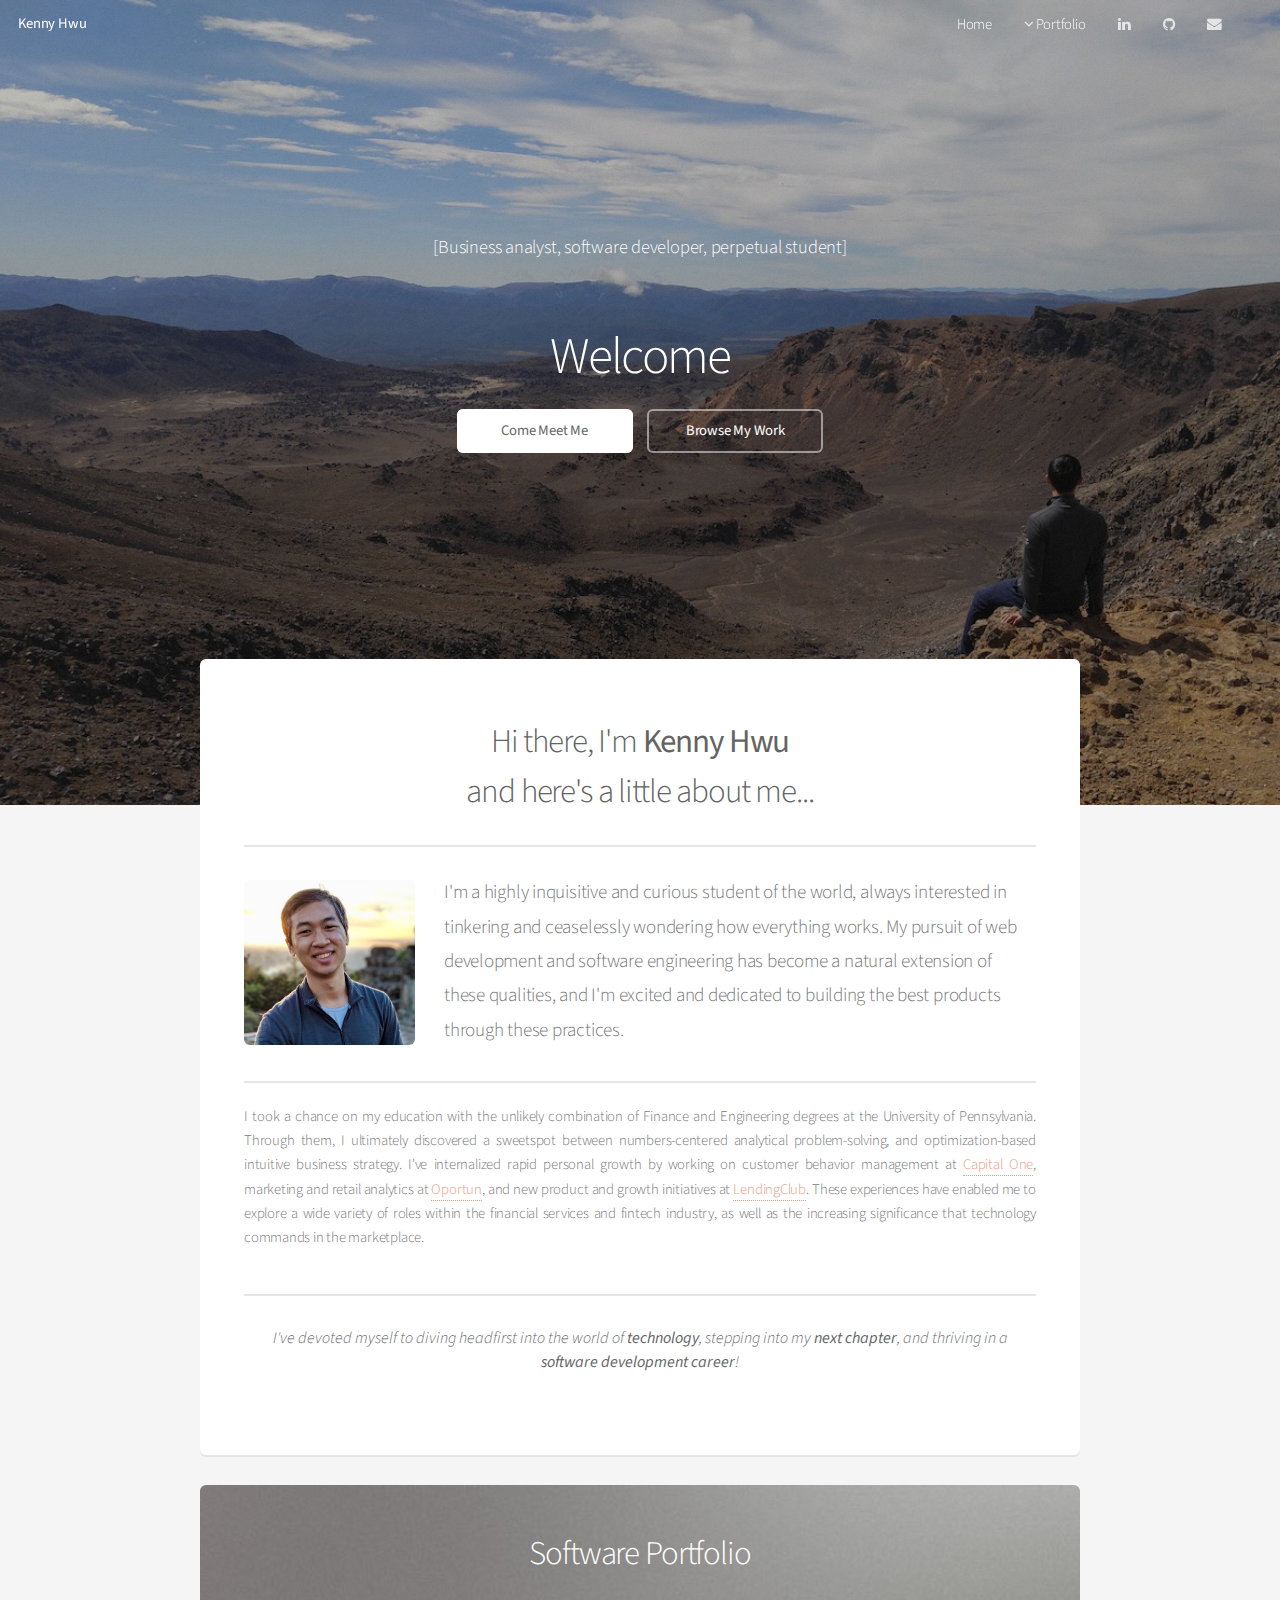
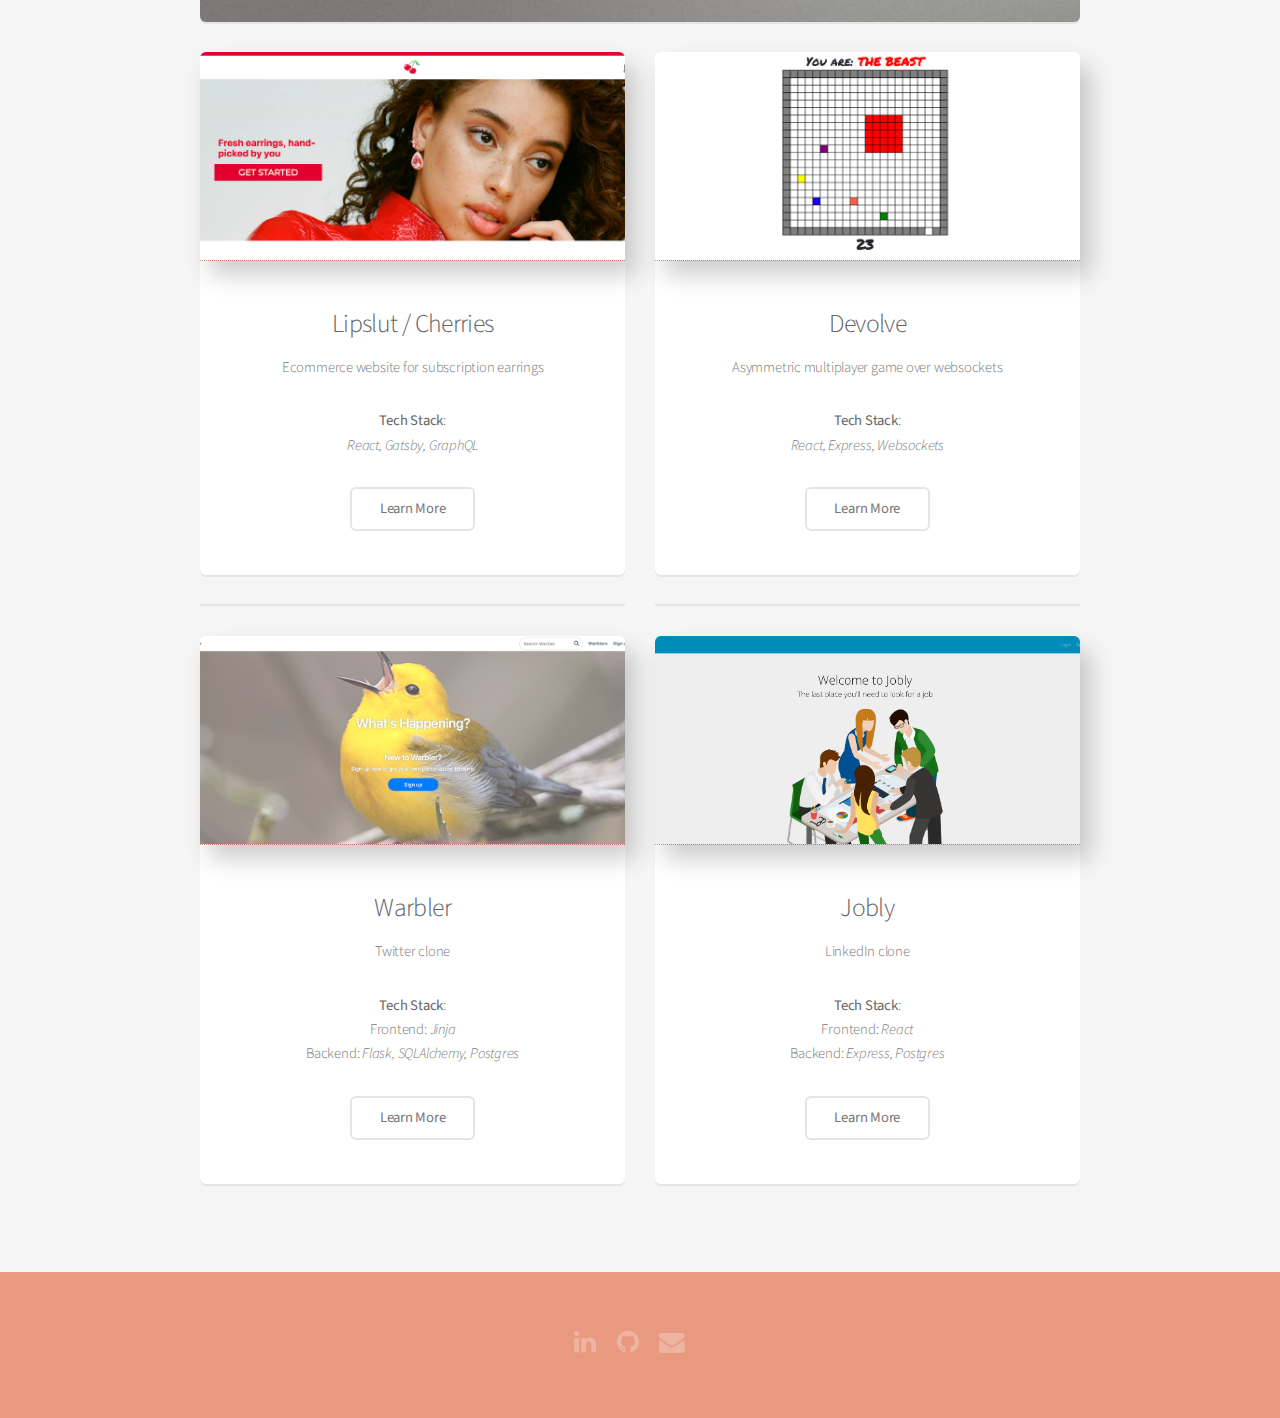
<file: index.html>
<!DOCTYPE HTML>
<!--
	Alpha by HTML5 UP
	html5up.net | @ajlkn
	Free for personal and commercial use under the CCA 3.0 license (html5up.net/license)
-->
<html>
	<head>
		<title>Kenny Hwu</title>
		<meta charset="utf-8" />
		<meta name="viewport" content="width=device-width, initial-scale=1, user-scalable=no" />
		<link rel="shortcut icon" href="./images/kh_logo.png">
		<link rel="stylesheet" href="assets/css/main.css" />
		<link rel="stylesheet" href="https://use.fontawesome.com/releases/v5.6.3/css/all.css" integrity="sha384-UHRtZLI+pbxtHCWp1t77Bi1L4ZtiqrqD80Kn4Z8NTSRyMA2Fd33n5dQ8lWUE00s/" crossorigin="anonymous">
	</head>
	<body class="landing is-preload">
		<div id="page-wrapper">

			<!-- Header -->
				<header id="header" class="alt">
					<h1><a href="index.html">Kenny Hwu</a> </h1>
					<nav id="nav">
						<ul>
							<li><a href="index.html">Home</a></li>
							<li>
									<a href="index.html#portfolio" class="icon fa-angle-down"> Portfolio</a>
									<ul>
										<li><a href="cherries.html">Lipslut/Cherries</a></li>
										<li><a href="devolve.html">Devolve</a></li>
										<li><a href="warbler.html">Warbler</a></li>
										<li><a href="jobly.html">Jobly</a></li>
									</ul>
								</li>
							</li>
							<li><a href="https://www.linkedin.com/in/kennywhwu/" class="icon fa-linkedin" target="_blank"><span class="label">LinkedIn</span></a></li>
							<li><a href="https://github.com/kennywhwu" class="icon fa-github" target="_blank"><span class="label">Github</span></a></li>
							<li><a href="mailto:kennywhwu@gmail.com" class="icon fa-envelope" target="_blank"><span class="label">Email</span></a></li>
							<li><a href="files/Kenny Hwu - Resume.pdf" class="icon fa-file-alt" target="_blank"><span class="label">Resume</span></a></li>
						</ul>
					</nav>
				</header>

			<!-- Banner -->
				<section id="banner">
					<p>[Business analyst, software developer, perpetual student]</p>
					<h2>Welcome</h2>
					<!-- <div class="container"><span class="image featured">	<img class="" src="images/kenny_profile.jpg" alt="kenny_profile"></span></div> -->
					<ul class="actions special">
						<li><a href="#about-me" class="button primary">Come Meet Me</a></li>
						<li><a href="#portfolio" class="button">Browse My Work</a></li>
					</ul>
				</section>

			<!-- Main -->
				<section id="main" class="container">

					<section id="about-me" class="box special">
						<header class="major">
							<h2>Hi there, I'm <b>Kenny Hwu</b>
							<br />
							and here's a little about me...</h2>
							
							<p class="profile-subheader">
								<span class="image left profile-container">
									<img src="images/kenny_profile2.jpg" alt="" class="profile"/>
								</span>
									I'm a highly inquisitive and curious student of the world, always interested in tinkering and ceaselessly wondering how everything works.  My pursuit of web development and software engineering has become a natural extension of these qualities, and I'm excited and dedicated to building the best products through these practices.
							</p>
							
							<p class="profile-body">
								I took a chance on my education with the unlikely combination of Finance and Engineering degrees at the University of Pennsylvania. Through them, I ultimately discovered a sweetspot between numbers-centered analytical problem-solving, and optimization-based intuitive business strategy. 
								I've internalized rapid personal growth by working on customer behavior management at <a href="https://www.capitalone.com/" target="_blank">Capital One</a>, marketing and retail analytics at <a href="https://www.oportun.com/en/" target="_blank">Oportun</a>, and new product and growth initiatives at <a href="https://www.lendingclub.com/" target="_blank">LendingClub</a>.  
								These experiences have enabled me to explore a wide variety of roles within the financial services and fintech industry, as well as the increasing significance that technology commands in the marketplace.  
							</p>
							<header class="major">
								<hr>
								<h4><i>
								I've devoted myself to diving headfirst into the world of <b>technology</b>, stepping into my <b>next chapter</b>, and thriving in a <b>software development career</b>!
								</h4></i>
							</header>
							<!-- <p class="profile-body">							
								Outside of my career and knowledge pursuits, I focus my time on mental, physical, and social upkeep.  Whether it's enjoying the little victories in board/video games, tapping out on kettlebells, or dragging friends out on Bay Area day trips, I treasure the significant revitalization in life's R&R.
							</p> -->
						</header>
					</section>

					<!-- Portfolio -->
					<section id="portfolio" class="box special" ><h2>Software Portfolio</h2>
							</section>
					<div class="row">
						<div class="col-6 col-12-narrower">

							<section class="box special">
								<span class="image featured">
									<a href="cherries.html" class="glow-photo">
										<img src="images/cherries01.png" alt="" />
										<div class="glow-wrap">
										<i class="glow"></i>
										</div>
									</a>
								</span>
								<h3>Lipslut / Cherries</h3>
								<p>Ecommerce website for subscription earrings</p>
								<p><b>Tech Stack</b>: <br><i>React, Gatsby, GraphQL</i></p>
								<ul class="actions special">
									<li><a href="cherries.html" class="button alt">Learn More</a></li>
								</ul>
							</section>
							
							<hr>
						</div>
						<div class="col-6 col-12-narrower">

							<section class="box special">
								<span class="image featured"><a href="devolve.html" class="glow-photo"><img src="images/devolve03.png" alt="" />
									<div class="glow-wrap">
											<i class="glow"></i>
											</div></a></span>
								<h3>Devolve</h3>
								<p>Asymmetric multiplayer game over websockets</p>
								<p><b>Tech Stack</b>: <br><i>React, Express, Websockets</i></p>
								<ul class="actions special">
									<li><a href="devolve.html" class="button alt">Learn More</a></li>
								</ul>
							</section>
							<hr>
						</div>
					</div>

					<div class="row">
						<div class="col-6 col-12-narrower">

							<section class="box special">
								<span class="image featured"><a href="warbler.html" class="glow-photo"><img src="images/warbler01.png" alt="" />
								<div class="glow-wrap">
										<i class="glow"></i>
										</div></a></span>
								<h3>Warbler</h3>
								<p>Twitter clone</p>
								<p><b>Tech Stack</b>: 
									<br>Frontend: <i>Jinja</i>
									<br>Backend: <i>Flask, SQLAlchemy, Postgres</i>
								</p>
								<ul class="actions special">
									<li><a href="warbler.html" class="button alt">Learn More</a></li>
								</ul>
							</section>
						</div>
						<div class="col-6 col-12-narrower">

							<section class="box special">
								<span class="image featured"><a href="jobly.html" class="glow-photo"><img src="images/jobly01.png" alt="" />
								<div class="glow-wrap">
										<i class="glow"></i>
										</div></a></span>
								<h3>Jobly</h3>
								<p>LinkedIn clone</p>
								<p><b>Tech Stack</b>: 
									<br>Frontend: <i>React</i>
									<br>Backend: <i>Express, Postgres</i>
								</p>
								<ul class="actions special">
									<li><a href="jobly.html" class="button alt">Learn More</a></li>
								</ul>
							</section>
						</div>
					</div>


				</section>


			<!-- Footer -->
			<footer id="footer">
					<ul class="icons">
						<li><a href="https://www.linkedin.com/in/kennywhwu/" class="icon fa-linkedin" target="_blank"><span class="label">LinkedIn</span></a></li>
						<li><a href="https://github.com/kennywhwu" class="icon fa-github" target="_blank"><span class="label">Github</span></a></li>
						<li><a href="mailto:kennywhwu@gmail.com" class="icon fa-envelope" target="_blank"><span class="label">Email</span></a></li>
						<li><a href="files/Kenny Hwu - Resume.pdf" class="icon fa-file-alt" target="_blank"><span class="label">Resume</span></a></li>
					
					</ul>
				</footer>

		</div>

		<!-- Scripts -->
			<script src="assets/js/jquery.min.js"></script>
			<script src="assets/js/jquery.dropotron.min.js"></script>
			<script src="assets/js/jquery.scrollex.min.js"></script>
			<script src="assets/js/browser.min.js"></script>
			<script src="assets/js/breakpoints.min.js"></script>
			<script src="assets/js/util.js"></script>
			<script src="assets/js/main.js"></script>

	</body>
</html>
</file>
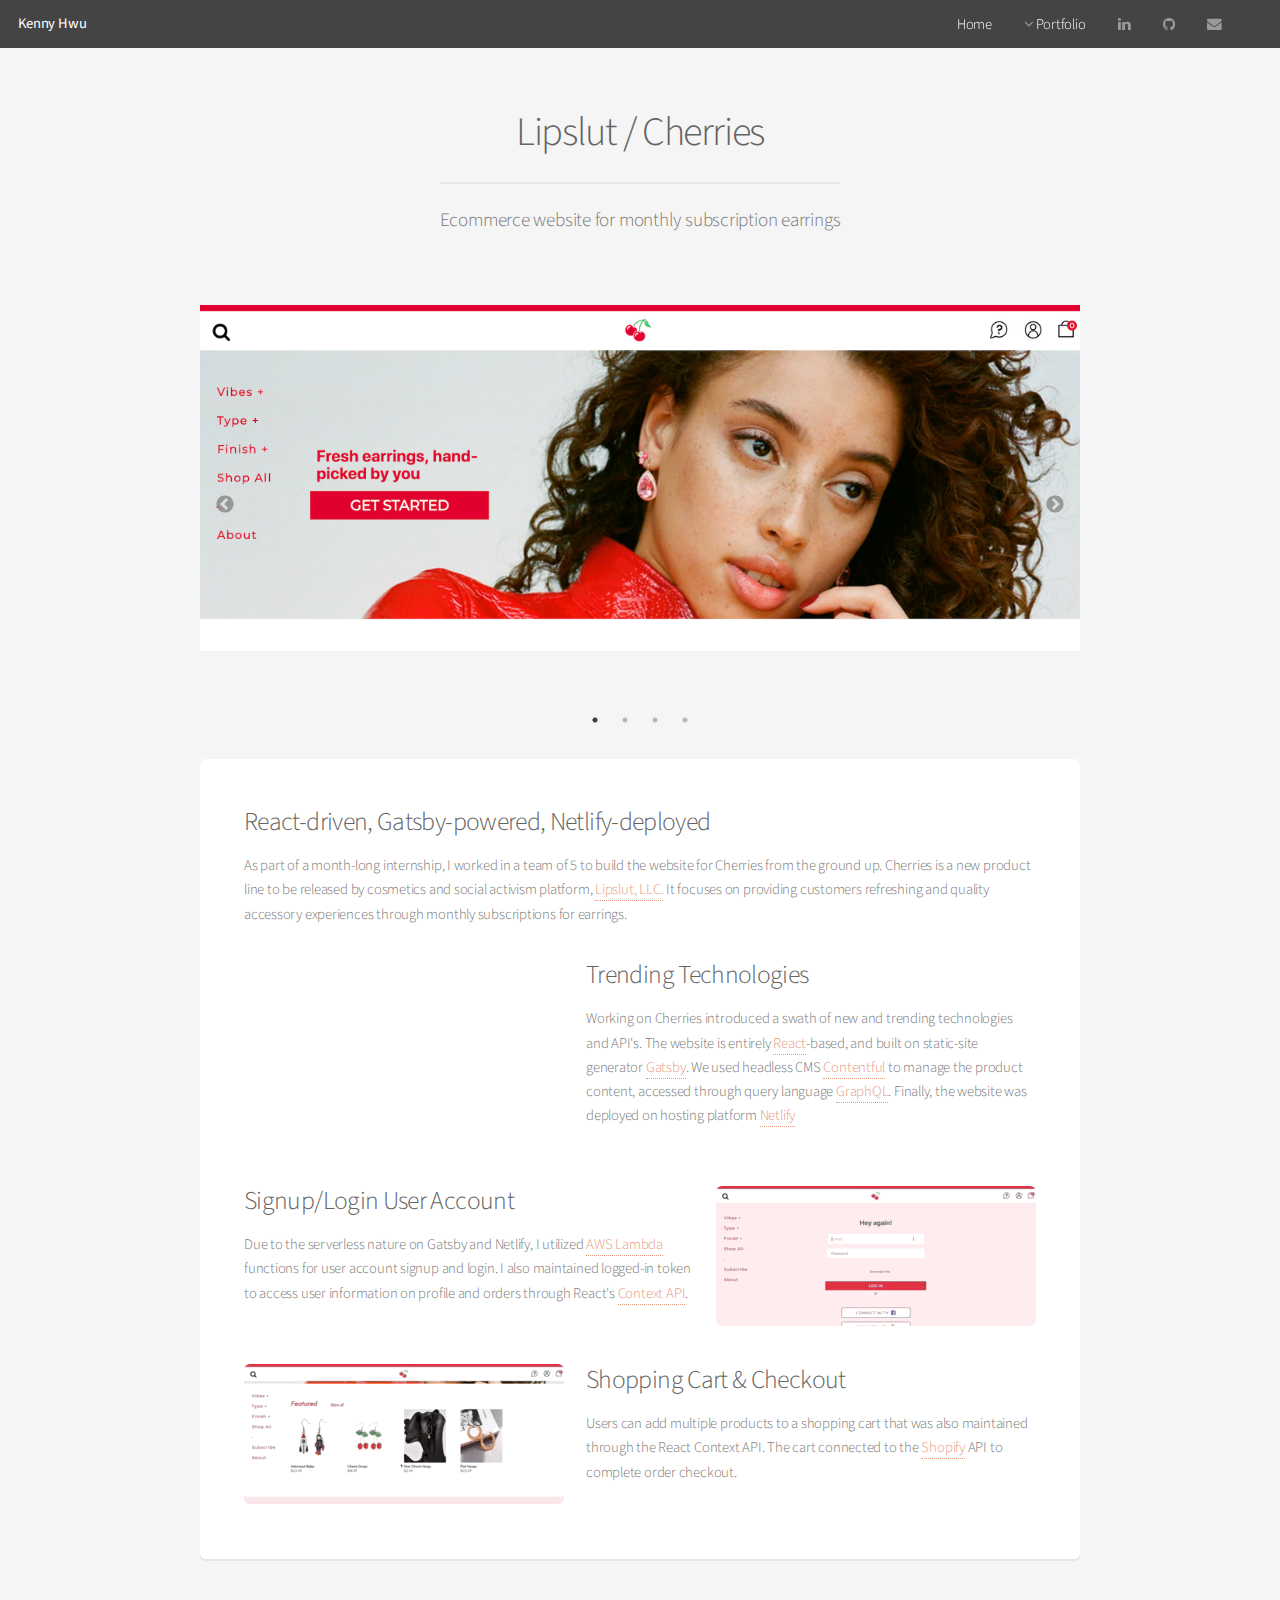
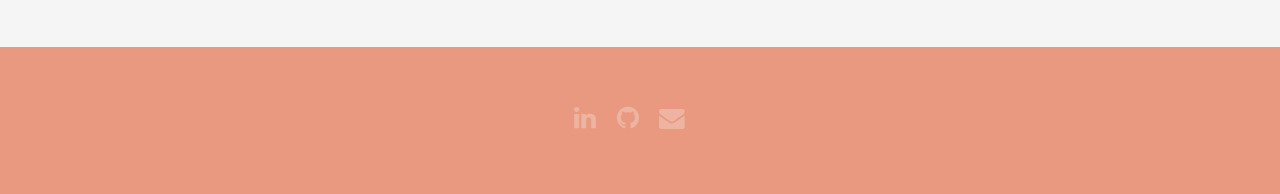
<file: cherries.html>
<!DOCTYPE HTML>
<!--
	Alpha by HTML5 UP
	html5up.net | @ajlkn
	Free for personal and commercial use under the CCA 3.0 license (html5up.net/license)
-->
<html>
	<head>
		<title>Kenny Hwu - Lipslut / Cherries</title>
		<meta charset="utf-8" />
		<meta name="viewport" content="width=device-width, initial-scale=1, user-scalable=no" />
		<link rel="shortcut icon" href="./images/kh_logo.png">
		<link rel="stylesheet" href="assets/css/main.css" />

		<link rel="stylesheet" type="text/css" href="slick/slick.css"/>
		<link rel="stylesheet" type="text/css" href="slick/slick-theme.css"/>
		<link rel="stylesheet" href="https://use.fontawesome.com/releases/v5.6.3/css/all.css" integrity="sha384-UHRtZLI+pbxtHCWp1t77Bi1L4ZtiqrqD80Kn4Z8NTSRyMA2Fd33n5dQ8lWUE00s/" crossorigin="anonymous">

		
	</head>
	<body class="is-preload">
		<div id="page-wrapper">

			<!-- Header -->
			<header id="header" >
					<h1><a href="index.html">Kenny Hwu</a> </h1>
					<nav id="nav">
						<ul>
							<li><a href="index.html">Home</a></li>
							<li>
									<a href="index.html#portfolio" class="icon fa-angle-down"> Portfolio</a>
									<ul>
										<li><a href="cherries.html">Lipslut/Cherries</a></li>
										<li><a href="devolve.html">Devolve</a></li>
										<li><a href="warbler.html">Warbler</a></li>
										<li><a href="jobly.html">Jobly</a></li>
									</ul>
								</li>
								
							</li>
							<li><a href="https://www.linkedin.com/in/kennywhwu/" class="icon fa-linkedin" target="_blank"><span class="label">LinkedIn</span></a></li>
							<li><a href="https://github.com/kennywhwu" class="icon fa-github" target="_blank"><span class="label">Github</span></a></li>
							<li><a href="mailto:kennywhwu@gmail.com" class="icon fa-envelope" target="_blank"><span class="label">Email</span></a></li>
							<li><a href="files/Kenny Hwu - Resume.pdf" class="icon fa-file-alt" target="_blank"><span class="label">Resume</span></a></li>
						</ul>
					</nav>
				</header>
			<!-- Main -->
				<section id="main" class="container">
					<header>
						<h2>Lipslut / Cherries</h2>
						<p>Ecommerce website for monthly subscription earrings</p>
					</header>


					<div class="slick-gallery">
						<img src="images/cherries01.png" alt="" />
						<img src="images/cherries02.png" alt="" />
						<img src="images/cherries03.png" alt="" />
						<img src="images/cherries04.png" alt="" />
					</div>
					<br>

					<div class="box">
						<h3>React-driven, Gatsby-powered, Netlify-deployed </h3>
						<p>As part of a month-long internship, I worked in a team of 5 to build the website for Cherries from the ground up.  Cherries is a new product line to be released by cosmetics and social activism platform, <a href="https://www.lipslut.com" target="_blank">Lipslut, LLC.</a>
						It focuses on providing customers refreshing and quality accessory experiences through monthly subscriptions for earrings. 
						</p>
						<div class="row">
							<div class="row-6 row-12-mobilep">
									<span class="image left"><img src="gifs/cherries01.gif" alt="" /></span>
								<h3>Trending Technologies</h3>
								<p>Working on Cherries introduced a swath of new and trending technologies and API's.
										The website is entirely <a href="https://reactjs.org" target="_blank">React</a>-based, and built on static-site generator <a href="https://www.gatsbyjs.org" target="_blank">Gatsby</a>.
										We used headless CMS <a href="http://www.contentful.com" target="_blank">Contentful</a> to manage the product content, accessed through query language <a href="https://graphql.org/" target="_blank">GraphQL</a>.  Finally, the website was deployed on hosting platform <a href="https://www.netlify.com" target="_blank">Netlify</a></p>
							</div>
							<br>
							<div class="row-6 row-12-mobilep">
									<span class="image right "><img src="gifs/cherries02.gif" alt="" /></span>
								<h3>Signup/Login User Account</h3>
								<p>Due to the serverless nature on Gatsby and Netlify, I utilized <a href="https://aws.amazon.com/lambda" target="_blank">AWS Lambda</a> functions for user account signup and login.
										I also maintained logged-in token to access user information on profile and orders through React's <a href="https://reactjs.org/docs/context.html" target="_blank">Context API</a>.</p>
							</div>
							<br>
							<div class="row-6 row-12-mobilep">
									<span class="image left "><img src="gifs/cherries03.gif" alt="" /></span>
								<h3>Shopping Cart & Checkout</h3>
								<p>Users can add multiple products to a shopping cart that was also maintained through the React Context API. The cart connected to the <a href="https://www.shopify.com/" target="_blank">Shopify</a> API to complete order checkout.</p>
							</div>
						</div>
					</div>
				</section>

			<!-- Footer -->
				<footer id="footer">
					<ul class="icons">
						<li><a href="https://www.linkedin.com/in/kennywhwu/" class="icon fa-linkedin" target="_blank"><span class="label">LinkedIn</span></a></li>
						<li><a href="https://github.com/kennywhwu" class="icon fa-github" target="_blank"><span class="label">Github</span></a></li>
						<li><a href="mailto:kennywhwu@gmail.com" class="icon fa-envelope" target="_blank"><span class="label">Email</span></a></li>
						<li><a href="files/Kenny Hwu - Resume.pdf" class="icon fa-file-alt" target="_blank"><span class="label">Resume</span></a></li>
					</ul>
				</footer>

		</div>

		<!-- Scripts -->
			<script src="assets/js/jquery.min.js"></script>
			<script src="assets/js/jquery.dropotron.min.js"></script>
			<script src="assets/js/jquery.scrollex.min.js"></script>
			<script src="assets/js/browser.min.js"></script>
			<script src="assets/js/breakpoints.min.js"></script>
			<script src="assets/js/util.js"></script>
			<script src="assets/js/main.js"></script>


			<script type="text/javascript" src="slick/slick.min.js"></script>
			<script type="text/javascript">
			$(document).ready(function(){
					$('.slick-gallery').slick({dots:true,mobileFirst:true});
				});
			</script>

	</body>
</html>
</file>
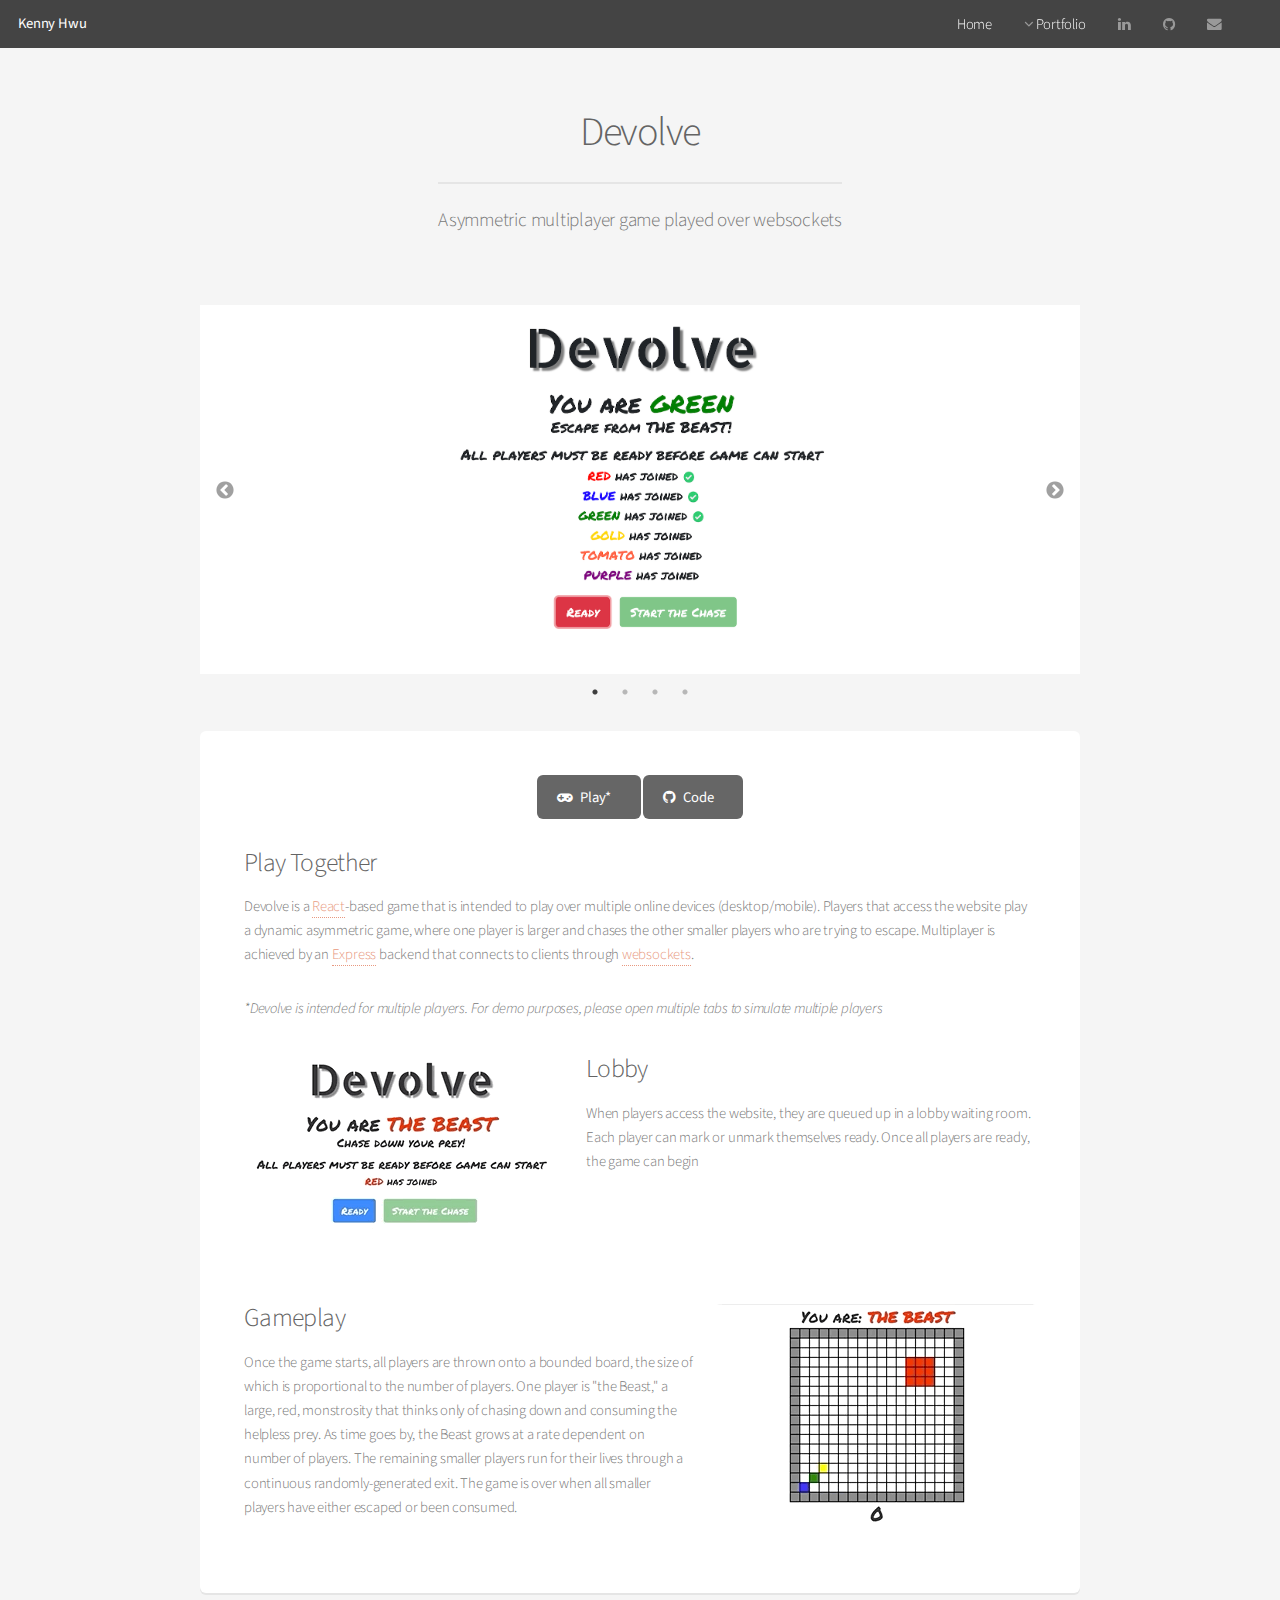
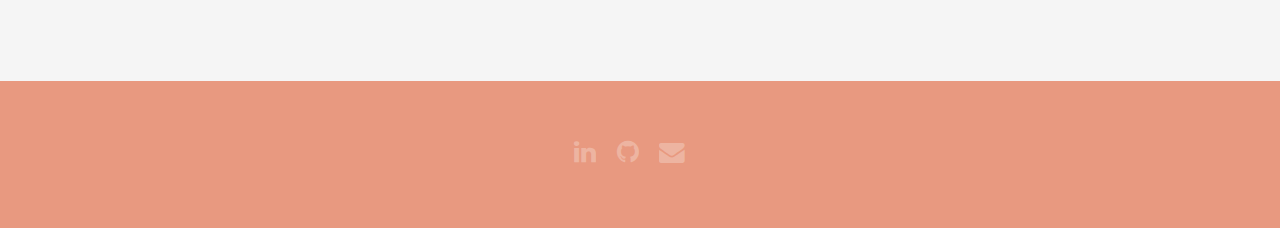
<file: devolve.html>
<!DOCTYPE HTML>
<!--
	Alpha by HTML5 UP
	html5up.net | @ajlkn
	Free for personal and commercial use under the CCA 3.0 license (html5up.net/license)
-->
<html>
	<head>
		<title>Kenny Hwu - Devolve</title>
		<meta charset="utf-8" />
		<meta name="viewport" content="width=device-width, initial-scale=1, user-scalable=no" />
		<link rel="shortcut icon" href="./images/kh_logo.png">
		<link rel="stylesheet" href="assets/css/main.css" />

		<link rel="stylesheet" type="text/css" href="slick/slick.css"/>
		<link rel="stylesheet" type="text/css" href="slick/slick-theme.css"/>
		<link rel="stylesheet" href="https://use.fontawesome.com/releases/v5.6.3/css/all.css" integrity="sha384-UHRtZLI+pbxtHCWp1t77Bi1L4ZtiqrqD80Kn4Z8NTSRyMA2Fd33n5dQ8lWUE00s/" crossorigin="anonymous">

		
	</head>
	<body class="is-preload">
		<div id="page-wrapper">

			<!-- Header -->
			<header id="header" >
					<h1><a href="index.html">Kenny Hwu</a> </h1>
					<nav id="nav">
						<ul>
							<li><a href="index.html">Home</a></li>
							<li>
									<a href="index.html#portfolio" class="icon fa-angle-down"> Portfolio</a>
									<ul>
										<li><a href="cherries.html">Lipslut/Cherries</a></li>
										<li><a href="devolve.html">Devolve</a></li>
										<li><a href="warbler.html">Warbler</a></li>
										<li><a href="jobly.html">Jobly</a></li>
									</ul>
								</li>
								
							</li>
							<li><a href="https://www.linkedin.com/in/kennywhwu/" class="icon fa-linkedin" target="_blank"><span class="label">LinkedIn</span></a></li>
							<li><a href="https://github.com/kennywhwu" class="icon fa-github" target="_blank"><span class="label">Github</span></a></li>
							<li><a href="mailto:kennywhwu@gmail.com" class="icon fa-envelope" target="_blank"><span class="label">Email</span></a></li>
							<li><a href="files/Kenny Hwu - Resume.pdf" class="icon fa-file-alt" target="_blank"><span class="label">Resume</span></a></li>
						</ul>
					</nav>
				</header>

			<!-- Main -->
				<section id="main" class="container">
					<header>
						<h2>Devolve</h2>
						<p>Asymmetric multiplayer game played over websockets</p>
					</header>


					<div class="slick-gallery">
						<img src="images/devolve01.png" alt="" />
						<img src="images/devolve02.png" alt="" />
						<img src="images/devolve03.png" alt="" />
						<img src="images/devolve04.png" alt="" />
					</div>
					<br>

					<div class="box">
					
						<div class="align-center">
							<a href="https://devolve-game.herokuapp.com/" target="_blank" class="button special icon fa-gamepad">Play*</a>
							<a href="https://github.com/kennywhwu/devolve" target="_blank" class="button special icon fa-github">Code</a>
						</div>
						<br>
						<h3>Play Together</h3>
						<p>Devolve is a <a href="https://reactjs.org" target="_blank">React</a>-based game that is intended to play over multiple online devices (desktop/mobile). Players that access the website play a dynamic asymmetric game, where one player is larger and chases the other smaller players who are trying to escape. 
							Multiplayer is achieved by an <a href="https://expressjs.com/" target="_blank">Express</a> backend that connects to clients through <a href="https://developer.mozilla.org/en-US/docs/Web/API/WebSockets_API" target="_blank" >websockets</a>.</p>
						<p><i>*Devolve is intended for multiple players.  For demo purposes, please open multiple tabs to simulate multiple players</i></p>
						<div class="row">
							<div class="row-6 row-12-mobilep">
									<span class="image  left "><img src="gifs/devolve_readme1.gif" alt="" /></span>

								<h3>Lobby</h3>
								<p>When players access the website, they are queued up in a lobby waiting room. Each player can mark or unmark themselves ready.  Once all players are ready, the game can begin</p>
							</div>
							<br>
							<div class="row-6 row-12-mobilep">
									<span class="image  right "><img src="gifs/devolve_readme2.gif" alt="" /></span>
								<h3>Gameplay</h3>
								<p>Once the game starts, all players are thrown onto a bounded board, the size of which is proportional to the number of players. One player is "the Beast," a large, red, monstrosity that thinks only of chasing down and consuming the helpless prey.  As time goes by, the Beast grows at a rate dependent on number of players.  The remaining smaller players run for their lives through a continuous randomly-generated exit.  The game is over when all smaller players have either escaped or been consumed. </p>
							</div>
							
						</div>
					</div>
				</section>

				<!-- Footer -->
				<footer id="footer">
						<ul class="icons">
							<li><a href="https://www.linkedin.com/in/kennywhwu/" class="icon fa-linkedin" target="_blank"><span class="label">LinkedIn</span></a></li>
							<li><a href="https://github.com/kennywhwu" class="icon fa-github" target="_blank"><span class="label">Github</span></a></li>
							<li><a href="mailto:kennywhwu@gmail.com" class="icon fa-envelope" target="_blank"><span class="label">Email</span></a></li>
							<li><a href="files/Kenny Hwu - Resume.pdf" class="icon fa-file-alt" target="_blank"><span class="label">Resume</span></a></li>
						</ul>
					</footer>
	
			</div>

		<!-- Scripts -->
			<script src="assets/js/jquery.min.js"></script>
			<script src="assets/js/jquery.dropotron.min.js"></script>
			<script src="assets/js/jquery.scrollex.min.js"></script>
			<script src="assets/js/browser.min.js"></script>
			<script src="assets/js/breakpoints.min.js"></script>
			<script src="assets/js/util.js"></script>
			<script src="assets/js/main.js"></script>


			<script type="text/javascript" src="slick/slick.min.js"></script>
			<script type="text/javascript">
			$(document).ready(function(){
					$('.slick-gallery').slick({dots:true,mobileFirst:true});
				});
			</script>

	</body>
</html>
</file>
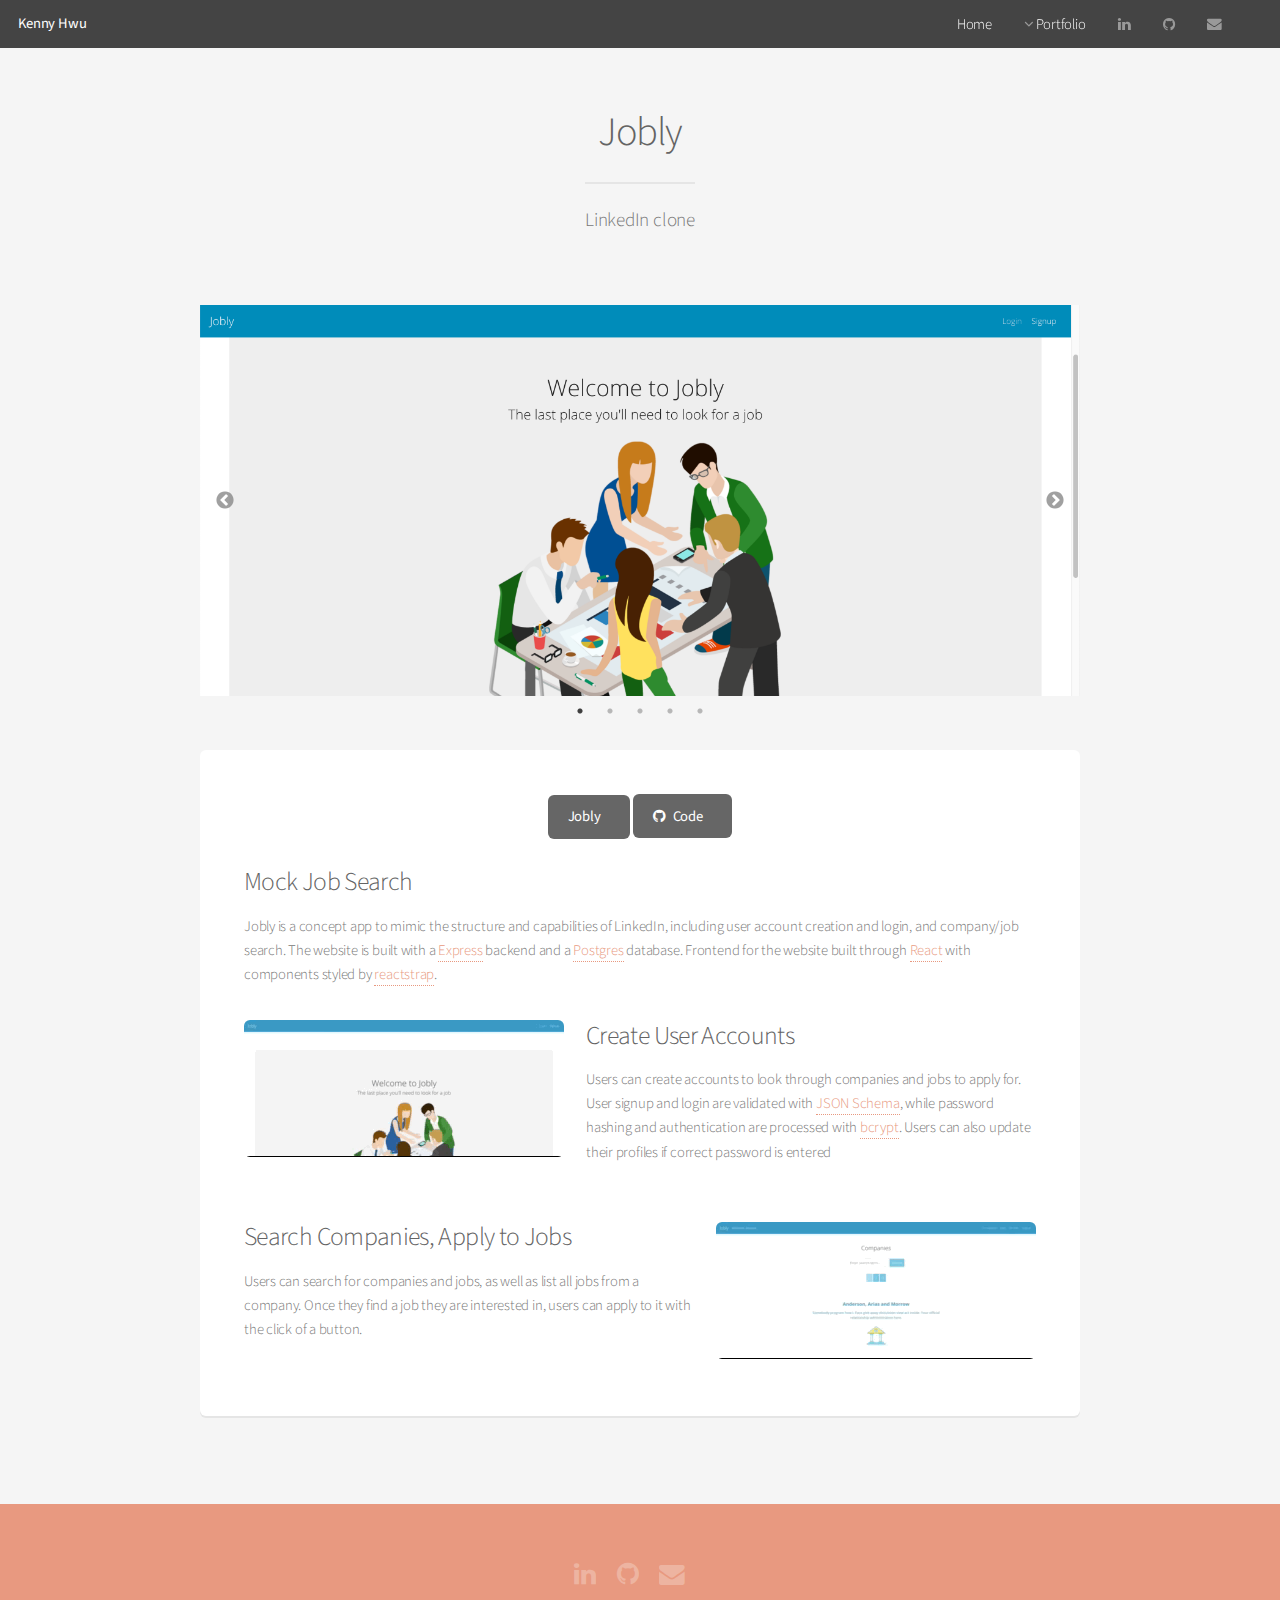
<file: jobly.html>
<!DOCTYPE HTML>
<!--
	Alpha by HTML5 UP
	html5up.net | @ajlkn
	Free for personal and commercial use under the CCA 3.0 license (html5up.net/license)
-->
<html>
	<head>
		<title>Kenny Hwu - Jobly</title>
		<meta charset="utf-8" />
		<meta name="viewport" content="width=device-width, initial-scale=1, user-scalable=no" />
		<link rel="shortcut icon" href="./images/kh_logo.png">
		<link rel="stylesheet" href="assets/css/main.css" />

		<link rel="stylesheet" type="text/css" href="slick/slick.css"/>
		<link rel="stylesheet" type="text/css" href="slick/slick-theme.css"/>
		<link rel="stylesheet" href="https://use.fontawesome.com/releases/v5.6.3/css/all.css" integrity="sha384-UHRtZLI+pbxtHCWp1t77Bi1L4ZtiqrqD80Kn4Z8NTSRyMA2Fd33n5dQ8lWUE00s/" crossorigin="anonymous">

		
	</head>
	<body class="is-preload">
		<div id="page-wrapper">

			<!-- Header -->
			<header id="header" >
					<h1><a href="index.html">Kenny Hwu</a> </h1>
					<nav id="nav">
						<ul>
							<li><a href="index.html">Home</a></li>
							<li>
									<a href="index.html#portfolio" class="icon fa-angle-down"> Portfolio</a>
									<ul>
										<li><a href="cherries.html">Lipslut/Cherries</a></li>
										<li><a href="devolve.html">Devolve</a></li>
										<li><a href="warbler.html">Warbler</a></li>
										<li><a href="jobly.html">Jobly</a></li>
									</ul>
								</li>
								
							</li>
							<li><a href="https://www.linkedin.com/in/kennywhwu/" class="icon fa-linkedin" target="_blank"><span class="label">LinkedIn</span></a></li>
							<li><a href="https://github.com/kennywhwu" class="icon fa-github" target="_blank"><span class="label">Github</span></a></li>
							<li><a href="mailto:kennywhwu@gmail.com" class="icon fa-envelope" target="_blank"><span class="label">Email</span></a></li>
							<li><a href="files/Kenny Hwu - Resume.pdf" class="icon fa-file-alt" target="_blank"><span class="label">Resume</span></a></li>
						</ul>
					</nav>
				</header>
			<!-- Main -->
				<section id="main" class="container">
					<header>
						<h2>Jobly</h2>
						<p>LinkedIn clone</p>
					</header>


					<div class="slick-gallery">
						<img src="images/jobly01.png" alt="" />
						<img src="images/jobly02.png" alt="" />
						<img src="images/jobly03.png" alt="" />
						<img src="images/jobly04.png" alt="" />
						<img src="images/jobly05.png" alt="" />
					</div>
					<br>

					<div class="box">
							<div class="align-center">
									<a href="https://jobly-frontend-superstar.herokuapp.com/" target="_blank" class="button special icon"><i class="fas fa-user-tie"></i> Jobly</a>
									<a href="https://github.com/kennywhwu/jobly" target="_blank" class="button special icon fa-github">Code</a>
								</div>
								<br>

						<h3>Mock Job Search</h3>
						<p>Jobly is a concept app to mimic the structure and capabilities of LinkedIn, including user account creation and login, and company/job search.  The website is built with a <a href="https://expressjs.com/" target="_blank">Express</a> backend and a <a href="https://www.postgresql.org/" target="_blank">Postgres</a> database.
								Frontend for the website built through <a href="https://reactjs.org" target="_blank">React</a> with components styled by <a href="https://reactstrap.github.io/" target="_blank">reactstrap</a>.
						</p>
						<div class="row">
							<div class="row-6 row-12-mobilep">
									<span class="image left">
										<img src="gifs/jobly01.gif" alt="" />
									</span>

								<h3>Create User Accounts</h3>
								<p>Users can create accounts to look through companies and jobs to apply for. User signup and login are validated with <a href="https://jsonschema.net/" target="_blank">JSON Schema</a>, while password hashing and authentication are processed with <a href="https://www.npmjs.com/package/bcrypt" target="_blank">bcrypt</a>.
									Users can also update their profiles if correct password is entered</p>
							</div>
							<br>
							<div class="row-6 row-12-mobilep">

								
									<span class="image right "><img src="gifs/jobly02.gif" alt="" /></span>
									
								<h3>Search Companies, Apply to Jobs</h3>
								<p>Users can search for companies and jobs, as well as list all jobs from a company.  Once they find a job they are interested in, users can apply to it with the click of a button.</p>


							</div>
							
						</div>
					</div>
				</section>

			<!-- Footer -->
				<footer id="footer">
					<ul class="icons">
						<li><a href="https://www.linkedin.com/in/kennywhwu/" class="icon fa-linkedin" target="_blank"><span class="label">LinkedIn</span></a></li>
						<li><a href="https://github.com/kennywhwu" class="icon fa-github" target="_blank"><span class="label">Github</span></a></li>
						<li><a href="mailto:kennywhwu@gmail.com" class="icon fa-envelope" target="_blank"><span class="label">Email</span></a></li>
						<li><a href="files/Kenny Hwu - Resume.pdf" class="icon fa-file-alt" target="_blank"><span class="label">Resume</span></a></li>
					</ul>
				</footer>

		</div>

		<!-- Scripts -->
			<script src="assets/js/jquery.min.js"></script>
			<script src="assets/js/jquery.dropotron.min.js"></script>
			<script src="assets/js/jquery.scrollex.min.js"></script>
			<script src="assets/js/browser.min.js"></script>
			<script src="assets/js/breakpoints.min.js"></script>
			<script src="assets/js/util.js"></script>
			<script src="assets/js/main.js"></script>


			<script type="text/javascript" src="slick/slick.min.js"></script>
			<script type="text/javascript">
			$(document).ready(function(){
					$('.slick-gallery').slick({dots:true,mobileFirst:true});
				});
			</script>

	</body>
</html>
</file>
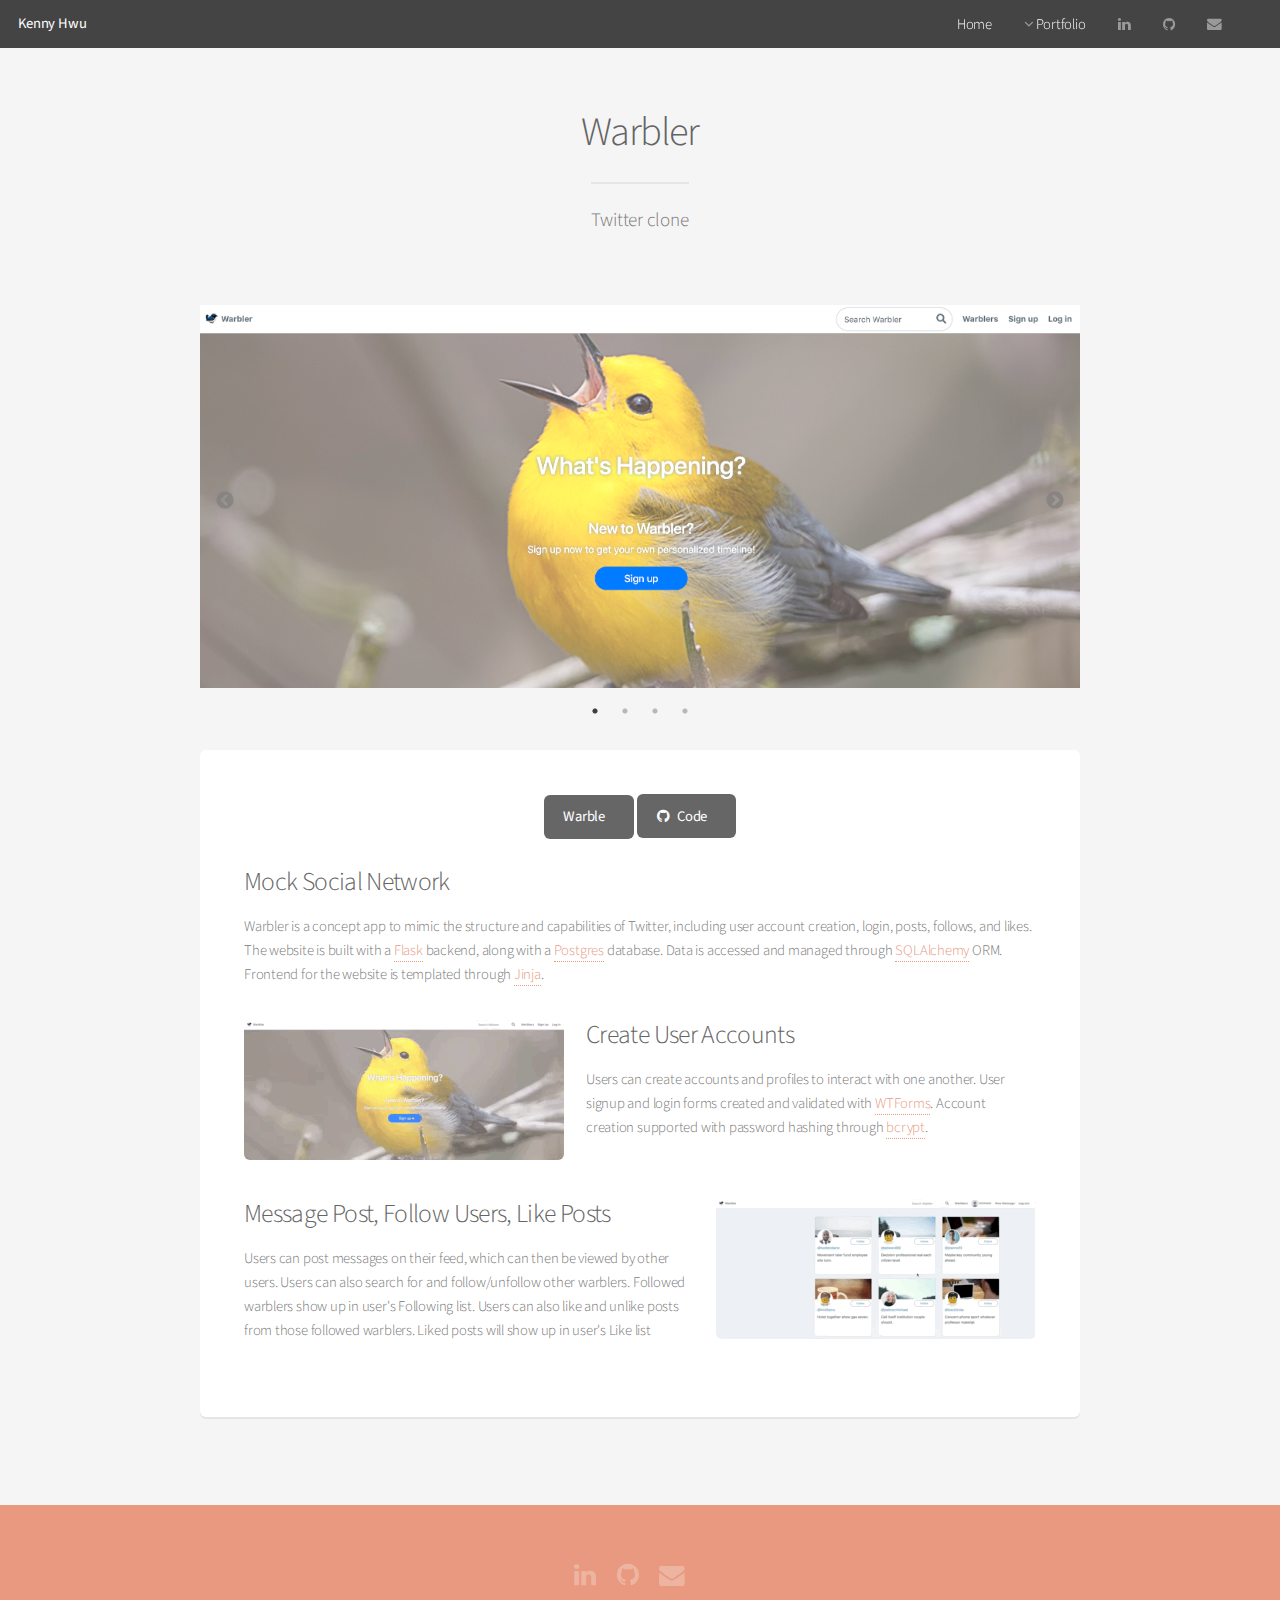
<file: warbler.html>
<!DOCTYPE HTML>
<!--
	Alpha by HTML5 UP
	html5up.net | @ajlkn
	Free for personal and commercial use under the CCA 3.0 license (html5up.net/license)
-->
<html>
	<head>
		<title>Kenny Hwu - Warbler</title>
		<meta charset="utf-8" />
		<meta name="viewport" content="width=device-width, initial-scale=1, user-scalable=no" />
		<link rel="shortcut icon" href="./images/kh_logo.png">
		<link rel="stylesheet" href="assets/css/main.css" />

		<link rel="stylesheet" type="text/css" href="slick/slick.css"/>
		<link rel="stylesheet" type="text/css" href="slick/slick-theme.css"/>
		<link rel="stylesheet" href="https://use.fontawesome.com/releases/v5.6.3/css/all.css" integrity="sha384-UHRtZLI+pbxtHCWp1t77Bi1L4ZtiqrqD80Kn4Z8NTSRyMA2Fd33n5dQ8lWUE00s/" crossorigin="anonymous">

		
	</head>
	<body class="is-preload">
		<div id="page-wrapper">

			<!-- Header -->
			<header id="header" >
					<h1><a href="index.html">Kenny Hwu</a> </h1>
					<nav id="nav">
						<ul>
							<li><a href="index.html">Home</a></li>
							<li>
									<a href="index.html#portfolio" class="icon fa-angle-down"> Portfolio</a>
									<ul>
										<li><a href="cherries.html">Lipslut/Cherries</a></li>
										<li><a href="devolve.html">Devolve</a></li>
										<li><a href="warbler.html">Warbler</a></li>
										<li><a href="jobly.html">Jobly</a></li>
										<!-- <li><a href="microblog.html">Microblog</a></li> -->
									</ul>
								</li>
								
							</li>
							<li><a href="https://www.linkedin.com/in/kennywhwu/" class="icon fa-linkedin" target="_blank"><span class="label">LinkedIn</span></a></li>
							<li><a href="https://github.com/kennywhwu" class="icon fa-github" target="_blank"><span class="label">Github</span></a></li>
							<li><a href="mailto:kennywhwu@gmail.com" class="icon fa-envelope" target="_blank"><span class="label">Email</span></a></li>
							<li><a href="files/Kenny Hwu - Resume.pdf" class="icon fa-file-alt" target="_blank"><span class="label">Resume</span></a></li>
						</ul>
					</nav>
				</header>
			<!-- Main -->
				<section id="main" class="container">
					<header>
						<h2>Warbler</h2>
						<p>Twitter clone</p>
					</header>


					<div class="slick-gallery">
						<img src="images/warbler01.png" alt="" />
						<img src="images/warbler02.png" alt="" />
						<img src="images/warbler03.png" alt="" />
						<img src="images/warbler04.png" alt="" />
					</div>
					<br>

					<div class="box">
							<div class="align-center">
									<a href="https://warbler-dream-team.herokuapp.com/" target="_blank" class="button special icon"><i class="fas fa-dove"></i> Warble</a>
									<a href="https://github.com/kennywhwu/warbler" target="_blank" class="button special icon fa-github">Code</a>
								</div>
								<br>

						<h3>Mock Social Network</h3>
						<p>Warbler is a concept app to mimic the structure and capabilities of Twitter, including user account creation, login, posts, follows, and likes.  The website is built with a <a href="http://flask.pocoo.org/" target="_blank">Flask</a> backend, along with a <a href="https://www.postgresql.org/" target="_blank">Postgres</a> database.
								Data is accessed and managed through <a href="https://www.sqlalchemy.org/" target="_blank">SQLAlchemy</a> ORM.  Frontend for the website is templated through <a href="http://jinja.pocoo.org/" target="_blank">Jinja</a>.
						</p>
						<div class="row">
							<div class="row-6 row-12-mobilep">
									<span class="image left">
										<img src="gifs/warbler01.gif" alt="" />
									</span>

								<h3>Create User Accounts</h3>
								<p>Users can create accounts and profiles to interact with one another. User signup and login forms created and validated with <a href="https://wtforms.readthedocs.io/en/stable/" target="_blank">WTForms</a>.  Account creation supported with password hashing through <a href="https://www.npmjs.com/package/bcrypt" target="_blank">bcrypt</a>.</p>
							</div>
							<br>
							<div class="row-6 row-12-mobilep">

								
									<span class="image right "><img src="gifs/warbler02.gif" alt="" /></span>
									
								<h3>Message Post, Follow Users, Like Posts</h3>
								<p>Users can post messages on their feed, which can then be viewed by other users. Users can also search for and follow/unfollow other warblers.  Followed warblers show up in user's Following list. Users can also like and unlike posts from those followed warblers.  Liked posts will show up in user's Like list</p>


							</div>
							
						</div>
					</div>
				</section>

			<!-- Footer -->
				<footer id="footer">
					<ul class="icons">
						<li><a href="https://www.linkedin.com/in/kennywhwu/" class="icon fa-linkedin" target="_blank"><span class="label">LinkedIn</span></a></li>
						<li><a href="https://github.com/kennywhwu" class="icon fa-github" target="_blank"><span class="label">Github</span></a></li>
						<li><a href="mailto:kennywhwu@gmail.com" class="icon fa-envelope" target="_blank"><span class="label">Email</span></a></li>
						<li><a href="files/Kenny Hwu - Resume.pdf" class="icon fa-file-alt" target="_blank"><span class="label">Resume</span></a></li>
					</ul>
				</footer>

		</div>

		<!-- Scripts -->
			<script src="assets/js/jquery.min.js"></script>
			<script src="assets/js/jquery.dropotron.min.js"></script>
			<script src="assets/js/jquery.scrollex.min.js"></script>
			<script src="assets/js/browser.min.js"></script>
			<script src="assets/js/breakpoints.min.js"></script>
			<script src="assets/js/util.js"></script>
			<script src="assets/js/main.js"></script>


			<script type="text/javascript" src="slick/slick.min.js"></script>
			<script type="text/javascript">
			$(document).ready(function(){
					$('.slick-gallery').slick({dots:true,mobileFirst:true});
				});
			</script>

	</body>
</html>
</file>
<file: assets/css/main.css>
@import url('font-awesome.min.css');
@import url('https://fonts.googleapis.com/css?family=Source+Sans+Pro:300,400,300italic,400italic');

/*
	Alpha by HTML5 UP
	html5up.net | @ajlkn
	Free for personal and commercial use under the CCA 3.0 license (html5up.net/license)
*/

/* Reset */

/* Based on meyerweb.com/eric/tools/css/reset (v2.0 | 20110126 | License: public domain) */

html,
body,
div,
span,
applet,
object,
iframe,
h1,
h2,
h3,
h4,
h5,
h6,
p,
blockquote,
pre,
a,
abbr,
acronym,
address,
big,
cite,
code,
del,
dfn,
em,
img,
ins,
kbd,
q,
s,
samp,
small,
strike,
strong,
sub,
sup,
tt,
var,
b,
u,
i,
center,
dl,
dt,
dd,
ol,
ul,
li,
fieldset,
form,
label,
legend,
table,
caption,
tbody,
tfoot,
thead,
tr,
th,
td,
article,
aside,
canvas,
details,
embed,
figure,
figcaption,
footer,
header,
hgroup,
menu,
nav,
output,
ruby,
section,
summary,
time,
mark,
audio,
video {
  margin: 0;
  padding: 0;
  border: 0;
  font-size: 100%;
  font: inherit;
  vertical-align: baseline;
}

article,
aside,
details,
figcaption,
figure,
footer,
header,
hgroup,
menu,
nav,
section {
  display: block;
}

body {
  line-height: 1;
}

ol,
ul {
  list-style: none;
}

blockquote,
q {
  quotes: none;
}

blockquote:before,
blockquote:after,
q:before,
q:after {
  content: '';
  content: none;
}

table {
  border-collapse: collapse;
  border-spacing: 0;
}

body {
  -webkit-text-size-adjust: none;
}

mark {
  background-color: transparent;
  color: inherit;
}

input::-moz-focus-inner {
  border: 0;
  padding: 0;
}

input,
select,
textarea {
  -moz-appearance: none;
  -webkit-appearance: none;
  -ms-appearance: none;
  appearance: none;
}

/* Basic */

@-ms-viewport {
  width: device-width;
}

body {
  -ms-overflow-style: scrollbar;
}

@media screen and (max-width: 480px) {
  html,
  body {
    min-width: 320px;
  }
}

html {
  box-sizing: border-box;
}

*,
*:before,
*:after {
  box-sizing: inherit;
}

body {
  background: #f5f5f5;
}

body,
input,
select,
textarea {
  color: #777;
  font-family: 'Source Sans Pro', sans-serif;
  font-size: 16pt;
  font-weight: 300;
  line-height: 1.65em;
  letter-spacing: -0.015em;
}

a {
  -moz-transition: color 0.2s ease-in-out, border-bottom-color 0.2s ease-in-out;
  -webkit-transition: color 0.2s ease-in-out,
    border-bottom-color 0.2s ease-in-out;
  -ms-transition: color 0.2s ease-in-out, border-bottom-color 0.2s ease-in-out;
  transition: color 0.2s ease-in-out, border-bottom-color 0.2s ease-in-out;
  border-bottom: dotted 1px;
  color: #e89980;
  text-decoration: none;
}

a:hover {
  border-bottom-color: transparent;
}

strong,
b {
  color: #646464;
  font-weight: 400;
}

em,
i {
  font-style: italic;
}

p {
  margin: 0 0 2em 0;
}

h1,
h2,
h3,
h4,
h5,
h6 {
  color: #646464;
  font-weight: 300;
  line-height: 1em;
  margin: 0 0 0.5em 0;
}

h1 a,
h2 a,
h3 a,
h4 a,
h5 a,
h6 a {
  color: inherit;
  text-decoration: none;
}

h2 {
  font-size: 2.25em;
  line-height: 1.5em;
  letter-spacing: -0.035em;
}

h3 {
  font-size: 1.75em;
  line-height: 1.5em;
  letter-spacing: -0.025em;
}

h4 {
  font-size: 1.1em;
  line-height: 1.5em;
  letter-spacing: 0;
}

h5 {
  font-size: 0.9em;
  line-height: 1.5em;
  letter-spacing: 0;
}

h6 {
  font-size: 0.7em;
  line-height: 1.5em;
  letter-spacing: 0;
}

sub {
  font-size: 0.8em;
  position: relative;
  top: 0.5em;
}

sup {
  font-size: 0.8em;
  position: relative;
  top: -0.5em;
}

hr {
  border: 0;
  border-bottom: solid 2px #e5e5e5;
  margin: 2em 0;
}

hr.major {
  margin: 3em 0;
}

blockquote {
  border-left: solid 4px #e5e5e5;
  font-style: italic;
  margin: 0 0 2em 0;
  padding: 0.5em 0 0.5em 2em;
}

pre {
  -webkit-overflow-scrolling: touch;
  background: #f8f8f8;
  border-radius: 6px;
  border: solid 1px #e5e5e5;
  font-family: monospace;
  font-size: 0.9em;
  line-height: 1.75em;
  margin: 0 0 2em 0;
  overflow-x: auto;
  padding: 1em 1.5em;
}

code {
  background: #f8f8f8;
  border-radius: 6px;
  border: solid 1px #e5e5e5;
  font-family: monospace;
  font-size: 0.9em;
  margin: 0 0.25em;
  padding: 0.25em 0.65em;
}

.align-left {
  text-align: left;
}

.align-center {
  text-align: center;
}

.align-right {
  text-align: right;
}

/* Row */

.row {
  display: flex;
  flex-wrap: wrap;
  box-sizing: border-box;
  align-items: stretch;
}

.row > * {
  box-sizing: border-box;
}

.row.gtr-uniform > * > :last-child {
  margin-bottom: 0;
}

.row.aln-left {
  justify-content: flex-start;
}

.row.aln-center {
  justify-content: center;
}

.row.aln-right {
  justify-content: flex-end;
}

.row.aln-top {
  align-items: flex-start;
}

.row.aln-middle {
  align-items: center;
}

.row.aln-bottom {
  align-items: flex-end;
}

.row > .imp {
  order: -1;
}

.row > .col-1 {
  width: 8.3333333333%;
}

.row > .off-1 {
  margin-left: 8.3333333333%;
}

.row > .col-2 {
  width: 16.6666666667%;
}

.row > .off-2 {
  margin-left: 16.6666666667%;
}

.row > .col-3 {
  width: 25%;
}

.row > .off-3 {
  margin-left: 25%;
}

.row > .col-4 {
  width: 33.3333333333%;
}

.row > .off-4 {
  margin-left: 33.3333333333%;
}

.row > .col-5 {
  width: 41.6666666667%;
}

.row > .off-5 {
  margin-left: 41.6666666667%;
}

.row > .col-6 {
  width: 50%;
}

.row > .off-6 {
  margin-left: 50%;
}

.row > .col-7 {
  width: 58.3333333333%;
}

.row > .off-7 {
  margin-left: 58.3333333333%;
}

.row > .col-8 {
  width: 66.6666666667%;
}

.row > .off-8 {
  margin-left: 66.6666666667%;
}

.row > .col-9 {
  width: 75%;
}

.row > .off-9 {
  margin-left: 75%;
}

.row > .col-10 {
  width: 83.3333333333%;
}

.row > .off-10 {
  margin-left: 83.3333333333%;
}

.row > .col-11 {
  width: 91.6666666667%;
}

.row > .off-11 {
  margin-left: 91.6666666667%;
}

.row > .col-12 {
  width: 100%;
}

.row > .off-12 {
  margin-left: 100%;
}

.row.gtr-0 {
  margin-top: 0;
  margin-left: 0em;
}

.row.gtr-0 > * {
  padding: 0 0 0 0em;
}

.row.gtr-0.gtr-uniform {
  margin-top: 0em;
}

.row.gtr-0.gtr-uniform > * {
  padding-top: 0em;
}

.row.gtr-25 {
  margin-top: 0;
  margin-left: -0.5em;
}

.row.gtr-25 > * {
  padding: 0 0 0 0.5em;
}

.row.gtr-25.gtr-uniform {
  margin-top: -0.5em;
}

.row.gtr-25.gtr-uniform > * {
  padding-top: 0.5em;
}

.row.gtr-50 {
  margin-top: 0;
  margin-left: -1em;
}

.row.gtr-50 > * {
  padding: 0 0 0 1em;
}

.row.gtr-50.gtr-uniform {
  margin-top: -1em;
}

.row.gtr-50.gtr-uniform > * {
  padding-top: 1em;
}

.row {
  margin-top: 0;
  margin-left: -2em;
}

.row > * {
  padding: 0 0 0 2em;
}

.row.gtr-uniform {
  margin-top: -2em;
}

.row.gtr-uniform > * {
  padding-top: 2em;
}

.row.gtr-150 {
  margin-top: 0;
  margin-left: -3em;
}

.row.gtr-150 > * {
  padding: 0 0 0 3em;
}

.row.gtr-150.gtr-uniform {
  margin-top: -3em;
}

.row.gtr-150.gtr-uniform > * {
  padding-top: 3em;
}

.row.gtr-200 {
  margin-top: 0;
  margin-left: -4em;
}

.row.gtr-200 > * {
  padding: 0 0 0 4em;
}

.row.gtr-200.gtr-uniform {
  margin-top: -4em;
}

.row.gtr-200.gtr-uniform > * {
  padding-top: 4em;
}

@media screen and (max-width: 1680px) {
  .row {
    display: flex;
    flex-wrap: wrap;
    box-sizing: border-box;
    align-items: stretch;
  }

  .row > * {
    box-sizing: border-box;
  }

  .row.gtr-uniform > * > :last-child {
    margin-bottom: 0;
  }

  .row.aln-left {
    justify-content: flex-start;
  }

  .row.aln-center {
    justify-content: center;
  }

  .row.aln-right {
    justify-content: flex-end;
  }

  .row.aln-top {
    align-items: flex-start;
  }

  .row.aln-middle {
    align-items: center;
  }

  .row.aln-bottom {
    align-items: flex-end;
  }

  .row > .imp-wide {
    order: -1;
  }

  .row > .col-1-wide {
    width: 8.3333333333%;
  }

  .row > .off-1-wide {
    margin-left: 8.3333333333%;
  }

  .row > .col-2-wide {
    width: 16.6666666667%;
  }

  .row > .off-2-wide {
    margin-left: 16.6666666667%;
  }

  .row > .col-3-wide {
    width: 25%;
  }

  .row > .off-3-wide {
    margin-left: 25%;
  }

  .row > .col-4-wide {
    width: 33.3333333333%;
  }

  .row > .off-4-wide {
    margin-left: 33.3333333333%;
  }

  .row > .col-5-wide {
    width: 41.6666666667%;
  }

  .row > .off-5-wide {
    margin-left: 41.6666666667%;
  }

  .row > .col-6-wide {
    width: 50%;
  }

  .row > .off-6-wide {
    margin-left: 50%;
  }

  .row > .col-7-wide {
    width: 58.3333333333%;
  }

  .row > .off-7-wide {
    margin-left: 58.3333333333%;
  }

  .row > .col-8-wide {
    width: 66.6666666667%;
  }

  .row > .off-8-wide {
    margin-left: 66.6666666667%;
  }

  .row > .col-9-wide {
    width: 75%;
  }

  .row > .off-9-wide {
    margin-left: 75%;
  }

  .row > .col-10-wide {
    width: 83.3333333333%;
  }

  .row > .off-10-wide {
    margin-left: 83.3333333333%;
  }

  .row > .col-11-wide {
    width: 91.6666666667%;
  }

  .row > .off-11-wide {
    margin-left: 91.6666666667%;
  }

  .row > .col-12-wide {
    width: 100%;
  }

  .row > .off-12-wide {
    margin-left: 100%;
  }

  .row.gtr-0 {
    margin-top: 0;
    margin-left: 0em;
  }

  .row.gtr-0 > * {
    padding: 0 0 0 0em;
  }

  .row.gtr-0.gtr-uniform {
    margin-top: 0em;
  }

  .row.gtr-0.gtr-uniform > * {
    padding-top: 0em;
  }

  .row.gtr-25 {
    margin-top: 0;
    margin-left: -0.5em;
  }

  .row.gtr-25 > * {
    padding: 0 0 0 0.5em;
  }

  .row.gtr-25.gtr-uniform {
    margin-top: -0.5em;
  }

  .row.gtr-25.gtr-uniform > * {
    padding-top: 0.5em;
  }

  .row.gtr-50 {
    margin-top: 0;
    margin-left: -1em;
  }

  .row.gtr-50 > * {
    padding: 0 0 0 1em;
  }

  .row.gtr-50.gtr-uniform {
    margin-top: -1em;
  }

  .row.gtr-50.gtr-uniform > * {
    padding-top: 1em;
  }

  .row {
    margin-top: 0;
    margin-left: -2em;
  }

  .row > * {
    padding: 0 0 0 2em;
  }

  .row.gtr-uniform {
    margin-top: -2em;
  }

  .row.gtr-uniform > * {
    padding-top: 2em;
  }

  .row.gtr-150 {
    margin-top: 0;
    margin-left: -3em;
  }

  .row.gtr-150 > * {
    padding: 0 0 0 3em;
  }

  .row.gtr-150.gtr-uniform {
    margin-top: -3em;
  }

  .row.gtr-150.gtr-uniform > * {
    padding-top: 3em;
  }

  .row.gtr-200 {
    margin-top: 0;
    margin-left: -4em;
  }

  .row.gtr-200 > * {
    padding: 0 0 0 4em;
  }

  .row.gtr-200.gtr-uniform {
    margin-top: -4em;
  }

  .row.gtr-200.gtr-uniform > * {
    padding-top: 4em;
  }
}

@media screen and (max-width: 1280px) {
  .row {
    display: flex;
    flex-wrap: wrap;
    box-sizing: border-box;
    align-items: stretch;
  }

  .row > * {
    box-sizing: border-box;
  }

  .row.gtr-uniform > * > :last-child {
    margin-bottom: 0;
  }

  .row.aln-left {
    justify-content: flex-start;
  }

  .row.aln-center {
    justify-content: center;
  }

  .row.aln-right {
    justify-content: flex-end;
  }

  .row.aln-top {
    align-items: flex-start;
  }

  .row.aln-middle {
    align-items: center;
  }

  .row.aln-bottom {
    align-items: flex-end;
  }

  .row > .imp-normal {
    order: -1;
  }

  .row > .col-1-normal {
    width: 8.3333333333%;
  }

  .row > .off-1-normal {
    margin-left: 8.3333333333%;
  }

  .row > .col-2-normal {
    width: 16.6666666667%;
  }

  .row > .off-2-normal {
    margin-left: 16.6666666667%;
  }

  .row > .col-3-normal {
    width: 25%;
  }

  .row > .off-3-normal {
    margin-left: 25%;
  }

  .row > .col-4-normal {
    width: 33.3333333333%;
  }

  .row > .off-4-normal {
    margin-left: 33.3333333333%;
  }

  .row > .col-5-normal {
    width: 41.6666666667%;
  }

  .row > .off-5-normal {
    margin-left: 41.6666666667%;
  }

  .row > .col-6-normal {
    width: 50%;
  }

  .row > .off-6-normal {
    margin-left: 50%;
  }

  .row > .col-7-normal {
    width: 58.3333333333%;
  }

  .row > .off-7-normal {
    margin-left: 58.3333333333%;
  }

  .row > .col-8-normal {
    width: 66.6666666667%;
  }

  .row > .off-8-normal {
    margin-left: 66.6666666667%;
  }

  .row > .col-9-normal {
    width: 75%;
  }

  .row > .off-9-normal {
    margin-left: 75%;
  }

  .row > .col-10-normal {
    width: 83.3333333333%;
  }

  .row > .off-10-normal {
    margin-left: 83.3333333333%;
  }

  .row > .col-11-normal {
    width: 91.6666666667%;
  }

  .row > .off-11-normal {
    margin-left: 91.6666666667%;
  }

  .row > .col-12-normal {
    width: 100%;
  }

  .row > .off-12-normal {
    margin-left: 100%;
  }

  .row.gtr-0 {
    margin-top: 0;
    margin-left: 0em;
  }

  .row.gtr-0 > * {
    padding: 0 0 0 0em;
  }

  .row.gtr-0.gtr-uniform {
    margin-top: 0em;
  }

  .row.gtr-0.gtr-uniform > * {
    padding-top: 0em;
  }

  .row.gtr-25 {
    margin-top: 0;
    margin-left: -0.5em;
  }

  .row.gtr-25 > * {
    padding: 0 0 0 0.5em;
  }

  .row.gtr-25.gtr-uniform {
    margin-top: -0.5em;
  }

  .row.gtr-25.gtr-uniform > * {
    padding-top: 0.5em;
  }

  .row.gtr-50 {
    margin-top: 0;
    margin-left: -1em;
  }

  .row.gtr-50 > * {
    padding: 0 0 0 1em;
  }

  .row.gtr-50.gtr-uniform {
    margin-top: -1em;
  }

  .row.gtr-50.gtr-uniform > * {
    padding-top: 1em;
  }

  .row {
    margin-top: 0;
    margin-left: -2em;
  }

  .row > * {
    padding: 0 0 0 2em;
  }

  .row.gtr-uniform {
    margin-top: -2em;
  }

  .row.gtr-uniform > * {
    padding-top: 2em;
  }

  .row.gtr-150 {
    margin-top: 0;
    margin-left: -3em;
  }

  .row.gtr-150 > * {
    padding: 0 0 0 3em;
  }

  .row.gtr-150.gtr-uniform {
    margin-top: -3em;
  }

  .row.gtr-150.gtr-uniform > * {
    padding-top: 3em;
  }

  .row.gtr-200 {
    margin-top: 0;
    margin-left: -4em;
  }

  .row.gtr-200 > * {
    padding: 0 0 0 4em;
  }

  .row.gtr-200.gtr-uniform {
    margin-top: -4em;
  }

  .row.gtr-200.gtr-uniform > * {
    padding-top: 4em;
  }
}

@media screen and (max-width: 980px) {
  .row {
    display: flex;
    flex-wrap: wrap;
    box-sizing: border-box;
    align-items: stretch;
  }

  .row > * {
    box-sizing: border-box;
  }

  .row.gtr-uniform > * > :last-child {
    margin-bottom: 0;
  }

  .row.aln-left {
    justify-content: flex-start;
  }

  .row.aln-center {
    justify-content: center;
  }

  .row.aln-right {
    justify-content: flex-end;
  }

  .row.aln-top {
    align-items: flex-start;
  }

  .row.aln-middle {
    align-items: center;
  }

  .row.aln-bottom {
    align-items: flex-end;
  }

  .row > .imp-narrow {
    order: -1;
  }

  .row > .col-1-narrow {
    width: 8.3333333333%;
  }

  .row > .off-1-narrow {
    margin-left: 8.3333333333%;
  }

  .row > .col-2-narrow {
    width: 16.6666666667%;
  }

  .row > .off-2-narrow {
    margin-left: 16.6666666667%;
  }

  .row > .col-3-narrow {
    width: 25%;
  }

  .row > .off-3-narrow {
    margin-left: 25%;
  }

  .row > .col-4-narrow {
    width: 33.3333333333%;
  }

  .row > .off-4-narrow {
    margin-left: 33.3333333333%;
  }

  .row > .col-5-narrow {
    width: 41.6666666667%;
  }

  .row > .off-5-narrow {
    margin-left: 41.6666666667%;
  }

  .row > .col-6-narrow {
    width: 50%;
  }

  .row > .off-6-narrow {
    margin-left: 50%;
  }

  .row > .col-7-narrow {
    width: 58.3333333333%;
  }

  .row > .off-7-narrow {
    margin-left: 58.3333333333%;
  }

  .row > .col-8-narrow {
    width: 66.6666666667%;
  }

  .row > .off-8-narrow {
    margin-left: 66.6666666667%;
  }

  .row > .col-9-narrow {
    width: 75%;
  }

  .row > .off-9-narrow {
    margin-left: 75%;
  }

  .row > .col-10-narrow {
    width: 83.3333333333%;
  }

  .row > .off-10-narrow {
    margin-left: 83.3333333333%;
  }

  .row > .col-11-narrow {
    width: 91.6666666667%;
  }

  .row > .off-11-narrow {
    margin-left: 91.6666666667%;
  }

  .row > .col-12-narrow {
    width: 100%;
  }

  .row > .off-12-narrow {
    margin-left: 100%;
  }

  .row.gtr-0 {
    margin-top: 0;
    margin-left: 0em;
  }

  .row.gtr-0 > * {
    padding: 0 0 0 0em;
  }

  .row.gtr-0.gtr-uniform {
    margin-top: 0em;
  }

  .row.gtr-0.gtr-uniform > * {
    padding-top: 0em;
  }

  .row.gtr-25 {
    margin-top: 0;
    margin-left: -0.5em;
  }

  .row.gtr-25 > * {
    padding: 0 0 0 0.5em;
  }

  .row.gtr-25.gtr-uniform {
    margin-top: -0.5em;
  }

  .row.gtr-25.gtr-uniform > * {
    padding-top: 0.5em;
  }

  .row.gtr-50 {
    margin-top: 0;
    margin-left: -1em;
  }

  .row.gtr-50 > * {
    padding: 0 0 0 1em;
  }

  .row.gtr-50.gtr-uniform {
    margin-top: -1em;
  }

  .row.gtr-50.gtr-uniform > * {
    padding-top: 1em;
  }

  .row {
    margin-top: 0;
    margin-left: -2em;
  }

  .row > * {
    padding: 0 0 0 2em;
  }

  .row.gtr-uniform {
    margin-top: -2em;
  }

  .row.gtr-uniform > * {
    padding-top: 2em;
  }

  .row.gtr-150 {
    margin-top: 0;
    margin-left: -3em;
  }

  .row.gtr-150 > * {
    padding: 0 0 0 3em;
  }

  .row.gtr-150.gtr-uniform {
    margin-top: -3em;
  }

  .row.gtr-150.gtr-uniform > * {
    padding-top: 3em;
  }

  .row.gtr-200 {
    margin-top: 0;
    margin-left: -4em;
  }

  .row.gtr-200 > * {
    padding: 0 0 0 4em;
  }

  .row.gtr-200.gtr-uniform {
    margin-top: -4em;
  }

  .row.gtr-200.gtr-uniform > * {
    padding-top: 4em;
  }
}

@media screen and (max-width: 840px) {
  .row {
    display: flex;
    flex-wrap: wrap;
    box-sizing: border-box;
    align-items: stretch;
  }

  .row > * {
    box-sizing: border-box;
  }

  .row.gtr-uniform > * > :last-child {
    margin-bottom: 0;
  }

  .row.aln-left {
    justify-content: flex-start;
  }

  .row.aln-center {
    justify-content: center;
  }

  .row.aln-right {
    justify-content: flex-end;
  }

  .row.aln-top {
    align-items: flex-start;
  }

  .row.aln-middle {
    align-items: center;
  }

  .row.aln-bottom {
    align-items: flex-end;
  }

  .row > .imp-narrower {
    order: -1;
  }

  .row > .col-1-narrower {
    width: 8.3333333333%;
  }

  .row > .off-1-narrower {
    margin-left: 8.3333333333%;
  }

  .row > .col-2-narrower {
    width: 16.6666666667%;
  }

  .row > .off-2-narrower {
    margin-left: 16.6666666667%;
  }

  .row > .col-3-narrower {
    width: 25%;
  }

  .row > .off-3-narrower {
    margin-left: 25%;
  }

  .row > .col-4-narrower {
    width: 33.3333333333%;
  }

  .row > .off-4-narrower {
    margin-left: 33.3333333333%;
  }

  .row > .col-5-narrower {
    width: 41.6666666667%;
  }

  .row > .off-5-narrower {
    margin-left: 41.6666666667%;
  }

  .row > .col-6-narrower {
    width: 50%;
  }

  .row > .off-6-narrower {
    margin-left: 50%;
  }

  .row > .col-7-narrower {
    width: 58.3333333333%;
  }

  .row > .off-7-narrower {
    margin-left: 58.3333333333%;
  }

  .row > .col-8-narrower {
    width: 66.6666666667%;
  }

  .row > .off-8-narrower {
    margin-left: 66.6666666667%;
  }

  .row > .col-9-narrower {
    width: 75%;
  }

  .row > .off-9-narrower {
    margin-left: 75%;
  }

  .row > .col-10-narrower {
    width: 83.3333333333%;
  }

  .row > .off-10-narrower {
    margin-left: 83.3333333333%;
  }

  .row > .col-11-narrower {
    width: 91.6666666667%;
  }

  .row > .off-11-narrower {
    margin-left: 91.6666666667%;
  }

  .row > .col-12-narrower {
    width: 100%;
  }

  .row > .off-12-narrower {
    margin-left: 100%;
  }

  .row.gtr-0 {
    margin-top: 0;
    margin-left: 0em;
  }

  .row.gtr-0 > * {
    padding: 0 0 0 0em;
  }

  .row.gtr-0.gtr-uniform {
    margin-top: 0em;
  }

  .row.gtr-0.gtr-uniform > * {
    padding-top: 0em;
  }

  .row.gtr-25 {
    margin-top: 0;
    margin-left: -0.5em;
  }

  .row.gtr-25 > * {
    padding: 0 0 0 0.5em;
  }

  .row.gtr-25.gtr-uniform {
    margin-top: -0.5em;
  }

  .row.gtr-25.gtr-uniform > * {
    padding-top: 0.5em;
  }

  .row.gtr-50 {
    margin-top: 0;
    margin-left: -1em;
  }

  .row.gtr-50 > * {
    padding: 0 0 0 1em;
  }

  .row.gtr-50.gtr-uniform {
    margin-top: -1em;
  }

  .row.gtr-50.gtr-uniform > * {
    padding-top: 1em;
  }

  .row {
    margin-top: 0;
    margin-left: -2em;
  }

  .row > * {
    padding: 0 0 0 2em;
  }

  .row.gtr-uniform {
    margin-top: -2em;
  }

  .row.gtr-uniform > * {
    padding-top: 2em;
  }

  .row.gtr-150 {
    margin-top: 0;
    margin-left: -3em;
  }

  .row.gtr-150 > * {
    padding: 0 0 0 3em;
  }

  .row.gtr-150.gtr-uniform {
    margin-top: -3em;
  }

  .row.gtr-150.gtr-uniform > * {
    padding-top: 3em;
  }

  .row.gtr-200 {
    margin-top: 0;
    margin-left: -4em;
  }

  .row.gtr-200 > * {
    padding: 0 0 0 4em;
  }

  .row.gtr-200.gtr-uniform {
    margin-top: -4em;
  }

  .row.gtr-200.gtr-uniform > * {
    padding-top: 4em;
  }
}

@media screen and (max-width: 736px) {
  .row {
    display: flex;
    flex-wrap: wrap;
    box-sizing: border-box;
    align-items: stretch;
  }

  .row > * {
    box-sizing: border-box;
  }

  .row.gtr-uniform > * > :last-child {
    margin-bottom: 0;
  }

  .row.aln-left {
    justify-content: flex-start;
  }

  .row.aln-center {
    justify-content: center;
  }

  .row.aln-right {
    justify-content: flex-end;
  }

  .row.aln-top {
    align-items: flex-start;
  }

  .row.aln-middle {
    align-items: center;
  }

  .row.aln-bottom {
    align-items: flex-end;
  }

  .row > .imp-mobile {
    order: -1;
  }

  .row > .col-1-mobile {
    width: 8.3333333333%;
  }

  .row > .off-1-mobile {
    margin-left: 8.3333333333%;
  }

  .row > .col-2-mobile {
    width: 16.6666666667%;
  }

  .row > .off-2-mobile {
    margin-left: 16.6666666667%;
  }

  .row > .col-3-mobile {
    width: 25%;
  }

  .row > .off-3-mobile {
    margin-left: 25%;
  }

  .row > .col-4-mobile {
    width: 33.3333333333%;
  }

  .row > .off-4-mobile {
    margin-left: 33.3333333333%;
  }

  .row > .col-5-mobile {
    width: 41.6666666667%;
  }

  .row > .off-5-mobile {
    margin-left: 41.6666666667%;
  }

  .row > .col-6-mobile {
    width: 50%;
  }

  .row > .off-6-mobile {
    margin-left: 50%;
  }

  .row > .col-7-mobile {
    width: 58.3333333333%;
  }

  .row > .off-7-mobile {
    margin-left: 58.3333333333%;
  }

  .row > .col-8-mobile {
    width: 66.6666666667%;
  }

  .row > .off-8-mobile {
    margin-left: 66.6666666667%;
  }

  .row > .col-9-mobile {
    width: 75%;
  }

  .row > .off-9-mobile {
    margin-left: 75%;
  }

  .row > .col-10-mobile {
    width: 83.3333333333%;
  }

  .row > .off-10-mobile {
    margin-left: 83.3333333333%;
  }

  .row > .col-11-mobile {
    width: 91.6666666667%;
  }

  .row > .off-11-mobile {
    margin-left: 91.6666666667%;
  }

  .row > .col-12-mobile {
    width: 100%;
  }

  .row > .off-12-mobile {
    margin-left: 100%;
  }

  .row.gtr-0 {
    margin-top: 0;
    margin-left: 0em;
  }

  .row.gtr-0 > * {
    padding: 0 0 0 0em;
  }

  .row.gtr-0.gtr-uniform {
    margin-top: 0em;
  }

  .row.gtr-0.gtr-uniform > * {
    padding-top: 0em;
  }

  .row.gtr-25 {
    margin-top: 0;
    margin-left: -0.5em;
  }

  .row.gtr-25 > * {
    padding: 0 0 0 0.5em;
  }

  .row.gtr-25.gtr-uniform {
    margin-top: -0.5em;
  }

  .row.gtr-25.gtr-uniform > * {
    padding-top: 0.5em;
  }

  .row.gtr-50 {
    margin-top: 0;
    margin-left: -1em;
  }

  .row.gtr-50 > * {
    padding: 0 0 0 1em;
  }

  .row.gtr-50.gtr-uniform {
    margin-top: -1em;
  }

  .row.gtr-50.gtr-uniform > * {
    padding-top: 1em;
  }

  .row {
    margin-top: 0;
    margin-left: -2em;
  }

  .row > * {
    padding: 0 0 0 2em;
  }

  .row.gtr-uniform {
    margin-top: -2em;
  }

  .row.gtr-uniform > * {
    padding-top: 2em;
  }

  .row.gtr-150 {
    margin-top: 0;
    margin-left: -3em;
  }

  .row.gtr-150 > * {
    padding: 0 0 0 3em;
  }

  .row.gtr-150.gtr-uniform {
    margin-top: -3em;
  }

  .row.gtr-150.gtr-uniform > * {
    padding-top: 3em;
  }

  .row.gtr-200 {
    margin-top: 0;
    margin-left: -4em;
  }

  .row.gtr-200 > * {
    padding: 0 0 0 4em;
  }

  .row.gtr-200.gtr-uniform {
    margin-top: -4em;
  }

  .row.gtr-200.gtr-uniform > * {
    padding-top: 4em;
  }
}

@media screen and (max-width: 480px) {
  .row {
    display: flex;
    flex-wrap: wrap;
    box-sizing: border-box;
    align-items: stretch;
  }

  .row > * {
    box-sizing: border-box;
  }

  .row.gtr-uniform > * > :last-child {
    margin-bottom: 0;
  }

  .row.aln-left {
    justify-content: flex-start;
  }

  .row.aln-center {
    justify-content: center;
  }

  .row.aln-right {
    justify-content: flex-end;
  }

  .row.aln-top {
    align-items: flex-start;
  }

  .row.aln-middle {
    align-items: center;
  }

  .row.aln-bottom {
    align-items: flex-end;
  }

  .row > .imp-mobilep {
    order: -1;
  }

  .row > .col-1-mobilep {
    width: 8.3333333333%;
  }

  .row > .off-1-mobilep {
    margin-left: 8.3333333333%;
  }

  .row > .col-2-mobilep {
    width: 16.6666666667%;
  }

  .row > .off-2-mobilep {
    margin-left: 16.6666666667%;
  }

  .row > .col-3-mobilep {
    width: 25%;
  }

  .row > .off-3-mobilep {
    margin-left: 25%;
  }

  .row > .col-4-mobilep {
    width: 33.3333333333%;
  }

  .row > .off-4-mobilep {
    margin-left: 33.3333333333%;
  }

  .row > .col-5-mobilep {
    width: 41.6666666667%;
  }

  .row > .off-5-mobilep {
    margin-left: 41.6666666667%;
  }

  .row > .col-6-mobilep {
    width: 50%;
  }

  .row > .off-6-mobilep {
    margin-left: 50%;
  }

  .row > .col-7-mobilep {
    width: 58.3333333333%;
  }

  .row > .off-7-mobilep {
    margin-left: 58.3333333333%;
  }

  .row > .col-8-mobilep {
    width: 66.6666666667%;
  }

  .row > .off-8-mobilep {
    margin-left: 66.6666666667%;
  }

  .row > .col-9-mobilep {
    width: 75%;
  }

  .row > .off-9-mobilep {
    margin-left: 75%;
  }

  .row > .col-10-mobilep {
    width: 83.3333333333%;
  }

  .row > .off-10-mobilep {
    margin-left: 83.3333333333%;
  }

  .row > .col-11-mobilep {
    width: 91.6666666667%;
  }

  .row > .off-11-mobilep {
    margin-left: 91.6666666667%;
  }

  .row > .col-12-mobilep {
    width: 100%;
  }

  .row > .off-12-mobilep {
    margin-left: 100%;
  }

  .row.gtr-0 {
    margin-top: 0;
    margin-left: 0em;
  }

  .row.gtr-0 > * {
    padding: 0 0 0 0em;
  }

  .row.gtr-0.gtr-uniform {
    margin-top: 0em;
  }

  .row.gtr-0.gtr-uniform > * {
    padding-top: 0em;
  }

  .row.gtr-25 {
    margin-top: 0;
    margin-left: -0.5em;
  }

  .row.gtr-25 > * {
    padding: 0 0 0 0.5em;
  }

  .row.gtr-25.gtr-uniform {
    margin-top: -0.5em;
  }

  .row.gtr-25.gtr-uniform > * {
    padding-top: 0.5em;
  }

  .row.gtr-50 {
    margin-top: 0;
    margin-left: -1em;
  }

  .row.gtr-50 > * {
    padding: 0 0 0 1em;
  }

  .row.gtr-50.gtr-uniform {
    margin-top: -1em;
  }

  .row.gtr-50.gtr-uniform > * {
    padding-top: 1em;
  }

  .row {
    margin-top: 0;
    margin-left: -2em;
  }

  .row > * {
    padding: 0 0 0 2em;
  }

  .row.gtr-uniform {
    margin-top: -2em;
  }

  .row.gtr-uniform > * {
    padding-top: 2em;
  }

  .row.gtr-150 {
    margin-top: 0;
    margin-left: -3em;
  }

  .row.gtr-150 > * {
    padding: 0 0 0 3em;
  }

  .row.gtr-150.gtr-uniform {
    margin-top: -3em;
  }

  .row.gtr-150.gtr-uniform > * {
    padding-top: 3em;
  }

  .row.gtr-200 {
    margin-top: 0;
    margin-left: -4em;
  }

  .row.gtr-200 > * {
    padding: 0 0 0 4em;
  }

  .row.gtr-200.gtr-uniform {
    margin-top: -4em;
  }

  .row.gtr-200.gtr-uniform > * {
    padding-top: 4em;
  }
}

/* Container */

.container {
  margin: 0 auto;
  max-width: calc(100% - 5em);
  width: 60em;
}

.container.xsmall {
  width: 15em;
}

.container.small {
  width: 30em;
}

.container.medium {
  width: 45em;
}

.container.large {
  width: 75em;
}

.container.xlarge {
  width: 90em;
}

.container.max {
  width: 100%;
}

@media screen and (max-width: 840px) {
  .container {
    width: 100% !important;
  }
}

@media screen and (max-width: 736px) {
  .container {
    max-width: 100%;
  }
}

/* Section/Article */

section.special,
article.special {
  text-align: center;
}

/* Portfolio */

section#portfolio {
  background-image: url('../../images/pic02.jpg');
  background-size: 100%;
  /* width: 70%;
  margin: 0 auto 3rem auto; */
}

section#portfolio h2 {
  color: white;
}

header p {
  color: #999;
  position: relative;
  margin: 0 0 1.5em 0;
  font-style: italic;
}

header h2 + p {
  font-size: 1.3em;
  margin-top: -1em;
  line-height: 1.8em;
}

header h3 + p {
  font-size: 1.1em;
  margin-top: -0.85em;
  line-height: 1.5em;
}

header h4 + p,
header h5 + p,
header h6 + p {
  font-size: 0.8em;
  margin-top: -0.5em;
  line-height: 1.5em;
}

header.major {
  padding: 1em 0;
  text-align: center;
}

header.major h2 {
  margin: 0;
}

header.major p {
  display: inline-block;
  border-top: solid 2px #e5e5e5;
  color: #777;
  margin: 1.5em 0 0 0;
  padding: 1.5em 0 0 0;
  font-style: normal;
}

/* Form */

form {
  margin: 0 0 2em 0;
}

label {
  color: #646464;
  display: block;
  font-size: 0.9em;
  font-weight: 300;
  margin: 0 0 1em 0;
}

input[type='text'],
input[type='password'],
input[type='email'],
select,
textarea {
  -moz-appearance: none;
  -webkit-appearance: none;
  -ms-appearance: none;
  appearance: none;
  background-color: #f8f8f8;
  border-radius: 6px;
  border: solid 1px #e5e5e5;
  color: inherit;
  display: block;
  outline: 0;
  padding: 0 1em;
  text-decoration: none;
  width: 100%;
}

input[type='text']:invalid,
input[type='password']:invalid,
input[type='email']:invalid,
select:invalid,
textarea:invalid {
  box-shadow: none;
}

input[type='text']:focus,
input[type='password']:focus,
input[type='email']:focus,
select:focus,
textarea:focus {
  border-color: #e89980;
  box-shadow: 0 0 0 2px #e89980;
}

select {
  background-image: url("data:image/svg+xml;charset=utf8,%3Csvg xmlns='http://www.w3.org/2000/svg' width='40' height='40' preserveAspectRatio='none' viewBox='0 0 40 40'%3E%3Cpath d='M9.4,12.3l10.4,10.4l10.4-10.4c0.2-0.2,0.5-0.4,0.9-0.4c0.3,0,0.6,0.1,0.9,0.4l3.3,3.3c0.2,0.2,0.4,0.5,0.4,0.9 c0,0.4-0.1,0.6-0.4,0.9L20.7,31.9c-0.2,0.2-0.5,0.4-0.9,0.4c-0.3,0-0.6-0.1-0.9-0.4L4.3,17.3c-0.2-0.2-0.4-0.5-0.4-0.9 c0-0.4,0.1-0.6,0.4-0.9l3.3-3.3c0.2-0.2,0.5-0.4,0.9-0.4S9.1,12.1,9.4,12.3z' fill='%23e5e5e5' /%3E%3C/svg%3E");
  background-size: 1.25em;
  background-repeat: no-repeat;
  background-position: calc(100% - 1em) center;
  height: 3em;
  padding-right: 3em;
  text-overflow: ellipsis;
}

select option {
  color: #777;
  background-color: #f5f5f5;
}

select:focus::-ms-value {
  background-color: transparent;
}

select::-ms-expand {
  display: none;
}

input[type='text'],
input[type='password'],
input[type='email'],
select {
  height: 3em;
}

textarea {
  padding: 0.75em 1em;
}

input[type='checkbox'],
input[type='radio'] {
  -moz-appearance: none;
  -webkit-appearance: none;
  -ms-appearance: none;
  appearance: none;
  display: block;
  float: left;
  margin-right: -2em;
  opacity: 0;
  width: 1em;
  z-index: -1;
}

input[type='checkbox'] + label,
input[type='radio'] + label {
  text-decoration: none;
  color: #777;
  cursor: pointer;
  display: inline-block;
  font-size: 1em;
  font-weight: 300;
  padding-left: 2.55em;
  padding-right: 0.75em;
  position: relative;
}

input[type='checkbox'] + label:before,
input[type='radio'] + label:before {
  -moz-osx-font-smoothing: grayscale;
  -webkit-font-smoothing: antialiased;
  font-family: FontAwesome;
  font-style: normal;
  font-weight: normal;
  text-transform: none !important;
}

input[type='checkbox'] + label:before,
input[type='radio'] + label:before {
  background: #f8f8f8;
  border-radius: 6px;
  border: solid 1px #e5e5e5;
  content: '';
  display: inline-block;
  height: 1.8em;
  left: 0;
  line-height: 1.725em;
  position: absolute;
  text-align: center;
  top: 0;
  width: 1.8em;
}

input[type='checkbox']:checked + label:before,
input[type='radio']:checked + label:before {
  background: #666;
  border-color: #666;
  color: #ffffff;
  content: '\f00c';
}

input[type='checkbox']:focus + label:before,
input[type='radio']:focus + label:before {
  border-color: #e89980;
  box-shadow: 0 0 0 1px #e89980;
}

input[type='checkbox'] + label:before {
  border-radius: 6px;
}

input[type='radio'] + label:before {
  border-radius: 100%;
}

::-webkit-input-placeholder {
  color: #999 !important;
  opacity: 1;
}

:-moz-placeholder {
  color: #999 !important;
  opacity: 1;
}

::-moz-placeholder {
  color: #999 !important;
  opacity: 1;
}

:-ms-input-placeholder {
  color: #999 !important;
  opacity: 1;
}

/* Box */

.box {
  background: #fff;
  border-radius: 6px;
  box-shadow: 0 2px 0 0 #e5e5e5;
  margin: 0 0 2em 0;
  padding: 3em;
}

.box > :last-child {
  margin-bottom: 0;
}

.box.alt {
  background: none !important;
  border-radius: 0 !important;
  box-shadow: none !important;
  margin: 0 0 2em 0;
  padding: 0 !important;
}

.box.features .features-row {
  border-top: solid 2px #e5e5e5;
  position: relative;
}

.box.features .features-row:after {
  clear: both;
  content: '';
  display: block;
}

.box.features .features-row section {
  float: left;
  padding: 3em;
  width: 50%;
}

.box.features .features-row section :last-child {
  margin-bottom: 0;
}

.box.features .features-row section:nth-child(2n) {
  padding-right: 0;
}

.box.features .features-row section:nth-child(2n):before {
  background: #e5e5e5;
  content: '';
  display: block;
  height: 100%;
  margin-left: -3em;
  position: absolute;
  top: 0;
  width: 2px;
}

.box.features .features-row section:nth-child(2n-1) {
  padding-left: 0;
}

.box.features .features-row:first-child {
  border-top: 0;
}

.box.features .features-row:first-child section {
  padding-top: 0;
}

.box.features .features-row:last-child {
  padding-bottom: 0;
}

.box.features .features-row:last-child section {
  padding-bottom: 0;
}

.box.special {
  text-align: center;
}

.box .image.featured {
  border-radius: 0;
  display: block;
  margin: 3em 0 3em -3em;
  position: relative;
  width: calc(100% + 6em);
  text-align: center;
}

.box .image.featured img {
  border-radius: 0;
  display: block;
  width: 100%;
  height: 13rem;
  object-fit: cover;
}

.box .image.featured:first-child {
  border-radius: 6px 6px 0 0;
  margin-bottom: 3em;
  margin-top: -3em;
}

.box .image.featured:first-child img {
  border-radius: 6px 6px 0 0;
}

.box .image.featured:last-child {
  border-radius: 0 0 6px 6px;
  margin-bottom: -3em;
  margin-top: 3em;
}

.box .image.featured:last-child img {
  border-radius: 0 0 6px 6px;
}

.box img.profile {
  width: 100%;
}

.profile-container {
  width: 24%;
  min-width: 200px;
}

/* Icon */

.icon {
  text-decoration: none;
  border-bottom: none;
  position: relative;
}

.icon:before {
  -moz-osx-font-smoothing: grayscale;
  -webkit-font-smoothing: antialiased;
  font-family: FontAwesome;
  font-style: normal;
  font-weight: normal;
  text-transform: none !important;
}

.icon > .label {
  display: none;
}

.icon.major {
  background: #666;
  border-radius: 100%;
  color: #ffffff;
  cursor: default;
  display: inline-block;
  height: 5.5em;
  line-height: 5.5em;
  margin: 0 0 2em 0;
  width: 5.5em;
}

.icon.major:before {
  font-size: 2.5em;
}

.icon.major.accent1 {
  background: #666;
  color: #ffffff;
}

.icon.major.accent2 {
  background: #e89980;
  color: #ffffff;
}

.icon.major.accent3 {
  background: #7fcdb8;
  color: #ffffff;
}

.icon.major.accent4 {
  background: #90b0ba;
  color: #ffffff;
}

.icon.major.accent5 {
  background: #e5cb95;
  color: #ffffff;
}

.tech-svg {
  width: 2rem;
}

/* Image */

.image {
  border-radius: 6px;
  border: 0;
  display: inline-block;
  position: relative;
}

.image img {
  border-radius: 6px;
  display: block;
}

.image.left {
  float: left;
  padding: 0 1.5em 1em 0;
  top: 0.25em;
}

.image.right {
  float: right;
  padding: 0 0 1em 1.5em;
  top: 0.25em;
}

.image.fit {
  display: block;
  margin: 0 0 2em 0;
  width: 100%;
}

.image.fit img {
  display: block;
  width: 100%;
}

/* List */

ol {
  list-style: decimal;
  margin: 0 0 2em 0;
  padding-left: 1.25em;
}

ol li {
  padding-left: 0.25em;
}

ul {
  list-style: disc;
  margin: 0 0 2em 0;
  padding-left: 1em;
}

ul li {
  padding-left: 0.5em;
}

ul.alt {
  list-style: none;
  padding-left: 0;
}

ul.alt li {
  border-top: solid 1px #e5e5e5;
  padding: 0.5em 0;
}

ul.alt li:first-child {
  border-top: 0;
  padding-top: 0;
}

ul.icons {
  cursor: default;
  list-style: none;
  padding-left: 0;
  text-align: center;
  margin: 0;
}

ul.icons li {
  display: inline-block;
  padding: 0 1.25em 0 0;
}

ul.icons li:last-child {
  padding-right: 0;
}

ul.icons li .icon {
  color: inherit;
}

ul.icons li .icon:before {
  font-size: 1.75em;
}

dl {
  margin: 0 0 2em 0;
}

/* Actions */

ul.actions {
  display: -moz-flex;
  display: -webkit-flex;
  display: -ms-flex;
  display: flex;
  cursor: default;
  list-style: none;
  margin-left: -1em;
  padding-left: 0;
}

ul.actions li {
  padding: 0 0 0 1em;
  vertical-align: middle;
}

ul.actions.special {
  -moz-justify-content: center;
  -webkit-justify-content: center;
  -ms-justify-content: center;
  justify-content: center;
  width: 100%;
  margin-left: 0;
}

ul.actions.special li:first-child {
  padding-left: 0;
}

ul.actions.stacked {
  -moz-flex-direction: column;
  -webkit-flex-direction: column;
  -ms-flex-direction: column;
  flex-direction: column;
  margin-left: 0;
}

ul.actions.stacked li {
  padding: 1.3em 0 0 0;
}

ul.actions.stacked li:first-child {
  padding-top: 0;
}

ul.actions.fit {
  width: calc(100% + 1em);
}

ul.actions.fit li {
  -moz-flex-grow: 1;
  -webkit-flex-grow: 1;
  -ms-flex-grow: 1;
  flex-grow: 1;
  -moz-flex-shrink: 1;
  -webkit-flex-shrink: 1;
  -ms-flex-shrink: 1;
  flex-shrink: 1;
  width: 100%;
}

ul.actions.fit li > * {
  width: 100%;
}

ul.actions.fit.stacked {
  width: 100%;
}

@media screen and (max-width: 480px) {
  ul.actions:not(.fixed) {
    -moz-flex-direction: column;
    -webkit-flex-direction: column;
    -ms-flex-direction: column;
    flex-direction: column;
    margin-left: 0;
    width: 100% !important;
  }

  ul.actions:not(.fixed) li {
    -moz-flex-grow: 1;
    -webkit-flex-grow: 1;
    -ms-flex-grow: 1;
    flex-grow: 1;
    -moz-flex-shrink: 1;
    -webkit-flex-shrink: 1;
    -ms-flex-shrink: 1;
    flex-shrink: 1;
    padding: 1em 0 0 0;
    text-align: center;
    width: 100%;
  }

  ul.actions:not(.fixed) li > * {
    width: 100%;
  }

  ul.actions:not(.fixed) li:first-child {
    padding-top: 0;
  }

  ul.actions:not(.fixed) li input[type='submit'],
  ul.actions:not(.fixed) li input[type='reset'],
  ul.actions:not(.fixed) li input[type='button'],
  ul.actions:not(.fixed) li button,
  ul.actions:not(.fixed) li .button {
    width: 100%;
  }

  ul.actions:not(.fixed) li input[type='submit'].icon:before,
  ul.actions:not(.fixed) li input[type='reset'].icon:before,
  ul.actions:not(.fixed) li input[type='button'].icon:before,
  ul.actions:not(.fixed) li button.icon:before,
  ul.actions:not(.fixed) li .button.icon:before {
    margin-left: -0.5em;
  }
}

/* Table */

.table-wrapper {
  -webkit-overflow-scrolling: touch;
  overflow-x: auto;
}

table {
  margin: 0 0 2em 0;
  width: 100%;
}

table tbody tr {
  border: solid 1px #e5e5e5;
  border-left: 0;
  border-right: 0;
}

table tbody tr:nth-child(2n + 1) {
  background-color: #f8f8f8;
}

table td {
  padding: 0.75em 0.75em;
}

table th {
  color: #646464;
  font-size: 0.9em;
  font-weight: 300;
  padding: 0 0.75em 0.75em 0.75em;
  text-align: left;
}

table thead {
  border-bottom: solid 2px #e5e5e5;
}

table tfoot {
  border-top: solid 2px #e5e5e5;
}

table.alt {
  border-collapse: separate;
}

table.alt tbody tr td {
  border: solid 1px #e5e5e5;
  border-left-width: 0;
  border-top-width: 0;
}

table.alt tbody tr td:first-child {
  border-left-width: 1px;
}

table.alt tbody tr:first-child td {
  border-top-width: 1px;
}

table.alt thead {
  border-bottom: 0;
}

table.alt tfoot {
  border-top: 0;
}

/* Button */

input[type='submit'],
input[type='reset'],
input[type='button'],
.button {
  -moz-appearance: none;
  -webkit-appearance: none;
  -ms-appearance: none;
  appearance: none;
  -moz-transition: background-color 0.2s ease-in-out, color 0.2s ease-in-out;
  -webkit-transition: background-color 0.2s ease-in-out, color 0.2s ease-in-out;
  -ms-transition: background-color 0.2s ease-in-out, color 0.2s ease-in-out;
  transition: background-color 0.2s ease-in-out, color 0.2s ease-in-out;
  background-color: #666;
  border-radius: 6px;
  border: 0;
  color: #ffffff;
  cursor: pointer;
  display: inline-block;
  font-weight: 400;
  height: 3em;
  line-height: 3em;
  padding: 0 2em;
  text-align: center;
  text-decoration: none;
  white-space: nowrap;
}

input[type='submit']:hover,
input[type='reset']:hover,
input[type='button']:hover,
.button:hover {
  background-color: #737373;
}

input[type='submit']:active,
input[type='reset']:active,
input[type='button']:active,
.button:active {
  background-color: #595959;
}

input[type='submit'].icon,
input[type='reset'].icon,
input[type='button'].icon,
.button.icon {
  padding-left: 1.35em;
}

input[type='submit'].icon:before,
input[type='reset'].icon:before,
input[type='button'].icon:before,
.button.icon:before {
  margin-right: 0.5em;
}

input[type='submit'].fit,
input[type='reset'].fit,
input[type='button'].fit,
.button.fit {
  width: 100%;
}

input[type='submit'].small,
input[type='reset'].small,
input[type='button'].small,
.button.small {
  font-size: 0.8em;
  height: 2.7em;
  line-height: 2.7em;
}

input[type='submit'].large,
input[type='reset'].large,
input[type='button'].large,
.button.large {
  font-size: 1.25em;
  height: 2.7em;
  line-height: 2.7em;
}

input[type='submit'].alt,
input[type='reset'].alt,
input[type='button'].alt,
.button.alt {
  background-color: transparent;
  box-shadow: inset 0 0 0 2px #e5e5e5;
  color: #777;
}

input[type='submit'].alt:hover,
input[type='reset'].alt:hover,
input[type='button'].alt:hover,
.button.alt:hover {
  background-color: #f8f8f8;
}

input[type='submit'].alt:active,
input[type='reset'].alt:active,
input[type='button'].alt:active,
.button.alt:active {
  background-color: #f0f0f0;
}

input[type='submit'].alt.icon:before,
input[type='reset'].alt.icon:before,
input[type='button'].alt.icon:before,
.button.alt.icon:before {
  color: #999;
}

input[type='submit'].primary,
input[type='reset'].primary,
input[type='button'].primary,
.button.primary {
  background-color: #e89980;
  color: #ffffff !important;
}

input[type='submit'].primary:hover,
input[type='reset'].primary:hover,
input[type='button'].primary:hover,
.button.primary:hover {
  background-color: #ecaa96;
}

input[type='submit'].primary:active,
input[type='reset'].primary:active,
input[type='button'].primary:active,
.button.primary:active {
  background-color: #e4886a;
}

input[type='submit'].disabled,
input[type='submit']:disabled,
input[type='reset'].disabled,
input[type='reset']:disabled,
input[type='button'].disabled,
input[type='button']:disabled,
.button.disabled,
.button:disabled {
  background-color: #777 !important;
  box-shadow: inset 0 -0.15em 0 0 rgba(0, 0, 0, 0.15);
  color: #f5f5f5 !important;
  cursor: default;
  opacity: 0.25;
}

/* Header */

#page-wrapper {
  padding-top: 3em;
}

body.landing #page-wrapper {
  padding-top: 0;
}

@-moz-keyframes reveal-header {
  0% {
    top: -5em;
  }

  100% {
    top: 0;
  }
}

@-webkit-keyframes reveal-header {
  0% {
    top: -5em;
  }

  100% {
    top: 0;
  }
}

@-ms-keyframes reveal-header {
  0% {
    top: -5em;
  }

  100% {
    top: 0;
  }
}

@keyframes reveal-header {
  0% {
    top: -5em;
  }

  100% {
    top: 0;
  }
}

#header {
  background: #444;
  color: #bbb;
  cursor: default;
  height: 3.25em;
  left: 0;
  line-height: 3.25em;
  position: fixed;
  top: 0;
  width: 100%;
  z-index: 10000;
}

#header h1 {
  color: inherit;
  height: inherit;
  left: 1.25em;
  line-height: inherit;
  margin: 0;
  padding: 0;
  position: absolute;
  top: 0;
}

#header h1 a {
  color: #fff;
  font-weight: 400;
  border: 0;
}

#header nav {
  height: inherit;
  line-height: inherit;
  position: absolute;
  right: 0.75em;
  top: 0;
  vertical-align: middle;
}

#header nav > ul {
  list-style: none;
  margin: 0;
  padding-left: 0;
}

#header nav > ul > li {
  display: inline-block;
  padding-left: 0;
}

#header nav > ul > li > ul {
  display: none;
}

#header nav > ul > li a {
  display: inline-block;
  height: 2em;
  line-height: 1.95em;
  padding: 0 1em;
  border-radius: 6px;
}

#header nav > ul > li a:not(.button) {
  color: #fff;
  display: inline-block;
  text-decoration: none;
  border: 0;
}

#header nav > ul > li a:not(.button).icon:before {
  color: #999;
  /* margin-right: 0.5em; */
}

#header nav > ul > li:first-child {
  margin-left: 0;
}

#header nav > ul > li.active a:not(.button) {
  background-color: rgba(153, 153, 153, 0.25);
}

#header nav > ul > li .button {
  margin: 0 0 0 0.5em;
  position: relative;
}

#header input[type='submit'],
#header input[type='reset'],
#header input[type='button'],
#header .button {
  background-color: transparent;
  box-shadow: inset 0 0 0 2px #999;
  color: #fff;
}

#header input[type='submit']:hover,
#header input[type='reset']:hover,
#header input[type='button']:hover,
#header .button:hover {
  /* background-color: rgba(153, 153, 153, 0.25); */
}

#header input[type='submit']:active,
#header input[type='reset']:active,
#header input[type='button']:active,
#header .button:active {
  background-color: rgba(153, 153, 153, 0.5);
}

#header .container {
  position: relative;
}

#header .container h1 {
  left: 0;
}

#header .container nav {
  right: 0;
}

#header.reveal {
  -moz-animation: reveal-header 0.5s;
  -webkit-animation: reveal-header 0.5s;
  -ms-animation: reveal-header 0.5s;
  animation: reveal-header 0.5s;
}

#header.alt {
  -moz-animation: none;
  -webkit-animation: none;
  -ms-animation: none;
  animation: none;
  background: none;
  color: rgba(255, 255, 255, 0.75);
  position: fixed;
}

#header.alt nav > ul > li a:not(.button).icon:before {
  color: rgba(255, 255, 255, 0.75);
}

#header.alt nav > ul > li.active a:not(.button) {
  background-color: rgba(255, 255, 255, 0.2);
}

#header.alt input[type='submit'],
#header.alt input[type='reset'],
#header.alt input[type='button'],
#header.alt .button {
  box-shadow: inset 0 0 0 2px rgba(255, 255, 255, 0.5);
}

#header.alt input[type='submit']:hover,
#header.alt input[type='reset']:hover,
#header.alt input[type='button']:hover,
#header.alt .button:hover {
  background-color: rgba(255, 255, 255, 0.1);
}

#header.alt input[type='submit']:active,
#header.alt input[type='reset']:active,
#header.alt input[type='button']:active,
#header.alt .button:active {
  background-color: rgba(255, 255, 255, 0.2);
}

#header .icon:hover {
  background-color: rgba(255, 255, 255, 0.2);
}

.profile-subheader {
  text-align: left;
}
.profile-body {
  text-align: justify;
}

.dropotron {
  background: #fff;
  border-radius: 6px;
  box-shadow: 0 2px 0 0 rgba(0, 0, 0, 0.065), inset 0 -1px 0 0 #fff,
    inset 0 0 0 1px rgba(229, 229, 229, 0.5);
  list-style: none;
  margin: calc(-0.5em + 1px) 0 0 1px;
  padding: 0.5em 0;
  width: 11em;
}

.dropotron li {
  padding: 0;
}

.dropotron li a,
.dropotron li span {
  -moz-transition: none;
  -webkit-transition: none;
  -ms-transition: none;
  transition: none;
  border: 0;
  border-top: solid 1px #f2f2f2;
  color: inherit;
  display: block;
  padding: 0.15em 1em;
}

.dropotron li:first-child > a,
.dropotron li:first-child > span {
  border-top: 0;
}

.dropotron li.active > a,
.dropotron li.active > span,
.dropotron li:hover > a,
.dropotron li:hover > span {
  background: #e89980;
  color: #ffffff;
}

.dropotron.level-0 {
  font-size: 0.9em;
  margin: 1em 0 0 0;
}

.dropotron.level-0:before {
  -moz-transform: rotate(45deg);
  -webkit-transform: rotate(45deg);
  -ms-transform: rotate(45deg);
  transform: rotate(45deg);
  background: #fff;
  border: solid 1px rgba(229, 229, 229, 0.5);
  border-bottom: 0;
  border-right: 0;
  box-shadow: -0.25em -0.125em 0.125em 0 rgba(0, 0, 0, 0.015);
  content: '';
  display: block;
  height: 0.75em;
  position: absolute;
  right: 1.25em;
  top: -0.375em;
  width: 0.75em;
  z-index: 0;
}

/* Banner */

#banner {
  background-attachment: scroll, fixed;
  background-color: #666;
  background-image: url('images/overlay.png'),
    url('../../images/kenny_banner03.jpg');
  background-position: top left, center center;
  background-repeat: repeat, no-repeat;
  background-size: auto, cover;
  color: #fff;
  padding: 18em 0 20em 0;
  text-align: center;
}

#banner :last-child {
  margin-bottom: 0;
}

#banner h2,
#banner h3,
#banner h4,
#banner h5,
#banner h6 {
  color: #fff;
}

#banner h2 {
  font-size: 3.5em;
  line-height: 1em;
  margin: 0 0 0.5em 0;
  padding: 0;
}

#banner p {
  font-size: 1.25em;
  margin-bottom: 4em;
}

#banner input[type='submit'],
#banner input[type='reset'],
#banner input[type='button'],
#banner .button {
  background-color: transparent;
  box-shadow: inset 0 0 0 2px rgba(255, 255, 255, 0.5);
  color: #fff;
  min-width: 12em;
}

#banner input[type='submit']:hover,
#banner input[type='reset']:hover,
#banner input[type='button']:hover,
#banner .button:hover {
  background-color: rgba(255, 255, 255, 0.1);
}

#banner input[type='submit']:active,
#banner input[type='reset']:active,
#banner input[type='button']:active,
#banner .button:active {
  background-color: rgba(255, 255, 255, 0.2);
}

#banner input[type='submit'].primary,
#banner input[type='reset'].primary,
#banner input[type='button'].primary,
#banner .button.primary {
  background: #fff;
  color: #666 !important;
}

/* Main */

#main {
  padding: 4em 0;
}

#main > header {
  text-align: center;
  margin: 0 0 3em 0;
}

#main > header h2 {
  font-size: 2.75em;
  margin: 0;
}

#main > header p {
  border-top: solid 2px #e5e5e5;
  color: #777;
  display: inline-block;
  font-style: normal;
  margin: 1em 0 0 0;
  padding: 1em 0 1.25em 0;
}

body.landing #main {
  margin-top: -14em;
}

/* Footer */

#footer {
  background: #e89980;
  color: #f9e6df;
  padding: 4em 0 4em 0;
  text-align: center;
}

#footer .icons a {
  -moz-transition: opacity 0.2s ease-in-out;
  -webkit-transition: opacity 0.2s ease-in-out;
  -ms-transition: opacity 0.2s ease-in-out;
  transition: opacity 0.2s ease-in-out;
  opacity: 0.35;
}

#footer .icons a:hover {
  opacity: 0.75;
}

#footer .copyright {
  color: #999;
  font-size: 0.9em;
  line-height: 1em;
  margin: 2em 0 0 0;
  padding: 0;
  text-align: center;
}

#footer .copyright a {
  color: inherit;
}

#footer .copyright li {
  border-left: solid 1px #dddddd;
  display: inline-block;
  list-style: none;
  margin-left: 1em;
  padding-left: 1em;
}

#footer .copyright li:first-child {
  border-left: 0;
  margin-left: 0;
  padding-left: 0;
}

/* CTA */

#cta {
  background: #e89980;
  color: #f9e6df;
  padding: 3.5em 0 4em 0;
  text-align: center;
}

#cta h2,
#cta h3,
#cta h4,
#cta h5,
#cta h6 {
  color: inherit;
}

#cta form {
  margin: 0 auto;
  max-width: 100%;
  width: 25em;
}

#cta input[type='submit'],
#cta input[type='reset'],
#cta input[type='button'],
#cta .button {
  box-shadow: none;
  background: #fff;
  color: #e89980;
}

#cta input[type='text'],
#cta input[type='password'],
#cta input[type='email'],
#cta select,
#cta textarea {
  color: #ffffff;
  background: rgba(255, 255, 255, 0.15);
  border: 0;
}

#cta input[type='text']:focus,
#cta input[type='password']:focus,
#cta input[type='email']:focus,
#cta select:focus,
#cta textarea:focus {
  box-shadow: inset 0 0 0 2px #fff;
}

#cta ::-webkit-input-placeholder {
  color: rgba(255, 255, 255, 0.75) !important;
}

#cta :-moz-placeholder {
  color: rgba(255, 255, 255, 0.75) !important;
}

#cta ::-moz-placeholder {
  color: rgba(255, 255, 255, 0.75) !important;
}

#cta :-ms-input-placeholder {
  color: rgba(255, 255, 255, 0.75) !important;
}

#cta .formerize-placeholder {
  color: rgba(255, 255, 255, 0.75) !important;
}

/* Wide */

@media screen and (max-width: 1680px) {
  /* Basic */

  body,
  input,
  select,
  textarea {
    font-size: 13pt;
  }

  /* Banner */

  #banner {
    padding: 12em 0 24em 0;
  }
}

/* Normal */

@media screen and (max-width: 1280px) {
  /* Basic */

  body,
  input,
  select,
  textarea {
    font-size: 11pt;
  }

  /* Header */

  .dropotron.level-0 {
    font-size: 1em;
  }

  /* Banner */

  #banner {
    background-attachment: scroll;
    padding: 16em 0 24em 0;
  }

  #banner h2 {
    font-size: 3.5em;
  }
}

/* Narrow */

@media screen and (max-width: 980px) {
  /* Basic */

  body,
  input,
  select,
  textarea {
    font-size: 11pt;
  }
}

/* Narrower */

#navPanel,
#navButton {
  display: none;
}

@media screen and (max-width: 840px) {
  /* Basic */

  html,
  body {
    overflow-x: hidden;
  }

  body,
  input,
  select,
  textarea {
    font-size: 11pt;
  }

  h2 br,
  h3 br,
  h4 br,
  h5 br,
  h6 br {
    display: none;
  }

  /* Section/Article */

  header br {
    display: none;
  }

  header.major {
    padding: 0 4em;
  }

  /* Box */

  .box {
    padding: 3em 2em;
  }

  .box.features > section {
    padding: 3em 2em;
  }

  .box .image.featured {
    margin-left: -2em;
    width: calc(100% + 4em);
  }

  .box .image.featured:first-child {
    margin-bottom: 3em;
    margin-top: -3em;
  }

  .box .image.featured:last-child {
    margin-bottom: -3em;
    margin-top: 3em;
  }

  /* Header */

  #page-wrapper {
    padding-top: 0;
  }

  #header {
    display: none;
  }

  /* Banner */

  /* Nav */

  #page-wrapper {
    -moz-backface-visibility: hidden;
    -webkit-backface-visibility: hidden;
    -ms-backface-visibility: hidden;
    backface-visibility: hidden;
    -moz-transition: -moz-transform 0.5s ease;
    -webkit-transition: -webkit-transform 0.5s ease;
    -ms-transition: -ms-transform 0.5s ease;
    transition: transform 0.5s ease;
    padding-bottom: 1px;
  }

  #navButton {
    -moz-backface-visibility: hidden;
    -webkit-backface-visibility: hidden;
    -ms-backface-visibility: hidden;
    backface-visibility: hidden;
    -moz-transition: -moz-transform 0.5s ease;
    -webkit-transition: -webkit-transform 0.5s ease;
    -ms-transition: -ms-transform 0.5s ease;
    transition: transform 0.5s ease;
    display: block;
    height: 44px;
    left: 0;
    position: fixed;
    top: 0;
    width: 100%;
    z-index: 10001;
  }

  #navButton .toggle {
    text-decoration: none;
    height: 100%;
    left: 0;
    position: absolute;
    top: 0;
    width: 100%;
    border: 0;
    outline: 0;
  }

  #navButton .toggle:before {
    -moz-osx-font-smoothing: grayscale;
    -webkit-font-smoothing: antialiased;
    font-family: FontAwesome;
    font-style: normal;
    font-weight: normal;
    text-transform: none !important;
  }

  #navButton .toggle:before {
    background: rgba(192, 192, 192, 0.75);
    border-radius: 6px;
    color: #fff;
    content: '\f0c9';
    display: block;
    font-size: 16px;
    height: 2.25em;
    left: 0.5em;
    line-height: 2.25em;
    position: absolute;
    text-align: center;
    top: 0.5em;
    width: 3.5em;
  }

  #navPanel {
    -moz-backface-visibility: hidden;
    -webkit-backface-visibility: hidden;
    -ms-backface-visibility: hidden;
    backface-visibility: hidden;
    -moz-transform: translateX(-275px);
    -webkit-transform: translateX(-275px);
    -ms-transform: translateX(-275px);
    transform: translateX(-275px);
    -moz-transition: -moz-transform 0.5s ease;
    -webkit-transition: -webkit-transform 0.5s ease;
    -ms-transition: -ms-transform 0.5s ease;
    transition: transform 0.5s ease;
    display: block;
    height: 100%;
    left: 0;
    overflow-y: auto;
    position: fixed;
    top: 0;
    width: 275px;
    z-index: 10002;
    background: #2b2b2b;
    color: #bbb;
  }

  #navPanel .link {
    border-bottom: 0;
    border-top: solid 1px rgba(255, 255, 255, 0.05);
    color: #bbb;
    display: block;
    height: 44px;
    line-height: 44px;
    padding: 0 1em 0 1em;
    text-decoration: none;
  }

  #navPanel .link:first-child {
    border-top: 0;
  }

  #navPanel .link.depth-0 {
    color: #fff;
  }

  #navPanel .link .indent-1 {
    display: inline-block;
    width: 1em;
  }

  #navPanel .link .indent-2 {
    display: inline-block;
    width: 2em;
  }

  #navPanel .link .indent-3 {
    display: inline-block;
    width: 3em;
  }

  #navPanel .link .indent-4 {
    display: inline-block;
    width: 4em;
  }

  #navPanel .link .indent-5 {
    display: inline-block;
    width: 5em;
  }

  body.navPanel-visible #page-wrapper {
    -moz-transform: translateX(275px);
    -webkit-transform: translateX(275px);
    -ms-transform: translateX(275px);
    transform: translateX(275px);
  }

  body.navPanel-visible #navButton {
    -moz-transform: translateX(275px);
    -webkit-transform: translateX(275px);
    -ms-transform: translateX(275px);
    transform: translateX(275px);
  }

  body.navPanel-visible #navPanel {
    -moz-transform: translateX(0);
    -webkit-transform: translateX(0);
    -ms-transform: translateX(0);
    transform: translateX(0);
  }
}

/* Mobile */

@media screen and (max-width: 736px) {
  /* Basic */

  body,
  input,
  select,
  textarea {
    font-size: 11pt;
  }

  h2 {
    font-size: 1.75em;
    line-height: 1.35em;
    letter-spacing: -0.025em;
  }

  h3 {
    font-size: 1.5em;
  }

  h4 {
    font-size: 1em;
  }

  /* Section/Article */

  header.major {
    padding: 1em;
  }

  header.major h2,
  header.major p {
    padding-left: 0.5em;
    padding-right: 0.5em;
  }

  /* Box */

  .box {
    margin: 1em;
    overflow-x: hidden;
    padding: 2em 2em !important;
  }

  .box.features .features-row {
    border-top: 0;
    padding: 0;
  }

  .box.features .features-row section {
    border: 0;
    border-top: solid 1px #e5e5e5 !important;
    float: none;
    margin: 2em 0 0 0 !important;
    padding: 2em 0 0 0 !important;
    width: 100%;
  }

  .box.features .features-row:first-child section:first-child {
    border-top: 0 !important;
    margin-top: 0 !important;
    padding-top: 0 !important;
  }

  .box .image.featured {
    margin-left: -2em;
    width: calc(100% + 4em);
  }

  .box .image.featured:first-child {
    margin-bottom: 2em;
    margin-top: -2em;
  }

  .box .image.featured:last-child {
    margin-bottom: -2em;
    margin-top: 2em;
  }

  /* Banner */

  #banner {
    padding: 18em 0 18em;
  }

  #banner h2 {
    font-size: 2.25em;
  }

  #banner p {
    font-size: 1.25em;
  }

  /* Main */

  #main {
    padding: 4em 0 0 0;
  }

  #main > header {
    margin: 0 2em 1.5em 2em;
  }

  #main > header h2 {
    font-size: 2em;
  }

  #main > header p {
    font-size: 1em;
    padding-bottom: 1em;
  }

  body.landing #main {
    padding: 0;
    margin-top: 0;
  }

  /* Footer */

  #footer {
    padding: 4em 0;
  }

  #footer .copyright li {
    border-left: 0;
    display: block;
    line-height: 2em;
    margin-left: 0;
    padding-left: 0;
  }
}

/* Mobile (Portrait) */

@media screen and (max-width: 480px) {
  /* Basic */

  html,
  body {
    min-width: 320px;
  }

  body,
  input,
  select,
  textarea {
    font-size: 11pt;
  }

  /* Section/Article */

  header.major {
    padding: 0;
  }

  /* List */

  ul.actions {
    margin: 0 0 2em 0;
  }

  ul.actions li {
    display: block;
    padding: 1em 0 0 0;
    text-align: center;
    width: 100%;
  }

  ul.actions li:first-child {
    padding-top: 0;
  }

  ul.actions li > * {
    width: 100%;
    margin: 0 !important;
  }

  ul.actions li > *.icon:before {
    margin-left: -2em;
  }

  ul.actions.small li {
    padding: 0.5em 0 0 0;
  }

  ul.actions.small li:first-child {
    padding-top: 0;
  }

  /* Box */

  .box {
    border-radius: 0;
    box-shadow: none;
    margin: 1em 0 0 0;
    padding: 3em 1em !important;
  }

  .box.features .features-row section {
    margin: 3em 0 0 0 !important;
    padding: 3em 0 0 0 !important;
  }

  .box .image.featured {
    border-radius: 0;
    margin-left: -1em;
    width: calc(100% + 2em);
  }

  .box .image.featured img {
    border-radius: 0 !important;
  }

  .box .image.featured:first-child {
    margin-bottom: 3em;
    margin-top: -3em;
  }

  .box .image.featured:last-child {
    margin-bottom: -3em;
    margin-top: 3em;
  }

  /* Banner */

  #banner {
    padding: 16em 3em 16em 3em;
  }

  /* Main */

  #main > .box:first-child {
    margin-top: 0;
  }

  /* CTA */

  #cta {
    padding: 2.5em 1em 3em 1em;
  }
}

/* Hover glow effect */

.glow-photo {
  position: relative;
  /* top: 50%; */
  /* left: 50%; */
  /* transform: translate(-50%, -50%); */
  display: block;
}

.glow-photo img {
  width: 200px;
  height: 280px;
  object-fit: cover;
  /* filter: grayscale(100%) contrast(120%); */
  box-shadow: 10px 15px 25px 0 rgba(0, 0, 0, 0.2);
  display: block;
  transition: all 0.3s cubic-bezier(0.645, 0.045, 0.355, 1);
  margin-top: -10px;
}

.glow-photo:hover img {
  box-shadow: 1px 1px 10px 0 rgba(0, 0, 0, 0.1);
}

.glow-photo .glow-wrap {
  overflow: hidden;
  position: absolute;
  width: 100%;
  height: 100%;
  top: 0;
  margin-top: -10px;
}

.glow-photo .glow {
  display: block;
  position: absolute;
  width: 40%;
  height: 200%;
  background: rgba(255, 255, 255, 0.2);
  top: 0;
  filter: blur(5px);
  transform: rotate(45deg) translate(-450%, 0);
  transition: all 0.5s cubic-bezier(0.645, 0.045, 0.355, 1);
}

.glow-photo:hover .glow {
  transform: rotate(45deg) translate(450%, 0);
  transition: all 0.5s cubic-bezier(0.645, 0.045, 0.355, 1);
}

.glow-photo:hover img,
.glow-photo:hover .glow-wrap {
  margin-top: 0;
  /* opacity: 0.7; */
  /* background-color: gray; */
  /* border-radius: 6px; */
  transition: all 0.3s cubic-bezier(0.645, 0.045, 0.355, 1);
}

html {
  scroll-behavior: smooth;
}
</file>
